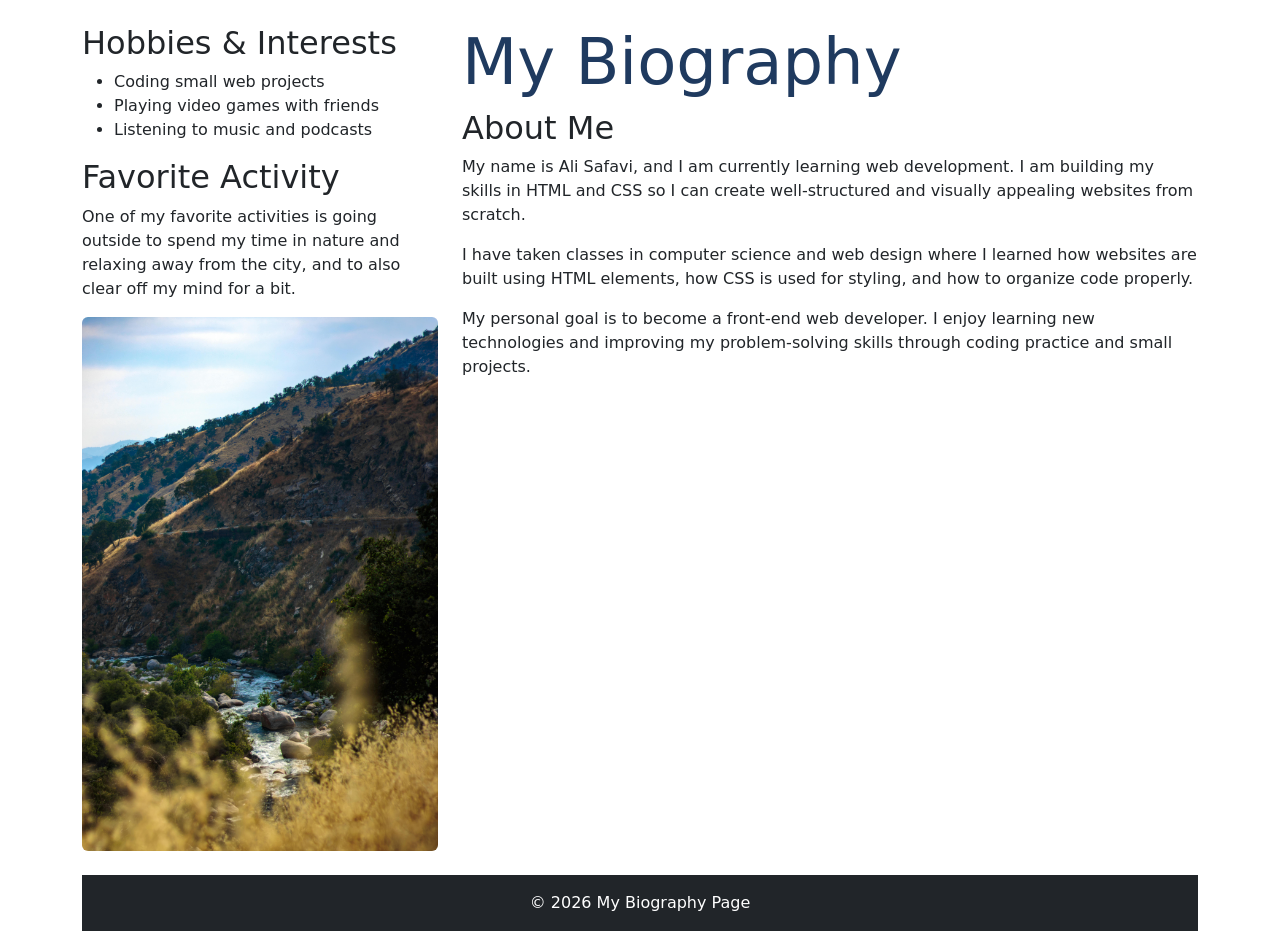
<file: 09_bootstrap/index.html>
<!doctype html>
<html lang="en">
<head>
  <meta charset="utf-8">
  <meta name="viewport" content="width=device-width, initial-scale=1">
  <title>My Biography Page</title>

  <!-- Bootstrap CSS -->
  <link href="https://cdn.jsdelivr.net/npm/bootstrap@5.3.3/dist/css/bootstrap.min.css" rel="stylesheet">

  <!-- Your Custom CSS -->
  <link href="styles.css" rel="stylesheet">
</head>

<body>

  <div class="container mt-4">

    <div class="row">

      <!-- LEFT SIDE -->
      <div class="col-md-4">

        <h2>Hobbies & Interests</h2>

        <ul>
          <li>Coding small web projects</li>
          <li>Playing video games with friends</li>
          <li>Listening to music and podcasts</li>
        </ul>

        <h2>Favorite Activity</h2>

        <p>
          One of my favorite activities is going outside to spend my time in nature and relaxing away from the city,
          and to also clear off my mind for a bit.
        </p>

        <img src="photos/nature.jpg" alt="Photograph of Southern California Mountains" class="img-fluid rounded">

      </div>

      <!-- RIGHT SIDE -->
      <div class="col-md-8">

        <h1>My Biography</h1>

        <h2>About Me</h2>

        <p>
          My name is Ali Safavi, and I am currently learning web development.
          I am building my skills in HTML and CSS so I can create well-structured and visually appealing websites from scratch.
        </p>

        <p>
          I have taken classes in computer science and web design where I learned how websites are built using HTML elements,
          how CSS is used for styling, and how to organize code properly.
        </p>

        <p>
          My personal goal is to become a front-end web developer.
          I enjoy learning new technologies and improving my problem-solving skills through coding practice and small projects.
        </p>

      </div>

    </div>

    <!-- FOOTER -->
    <div class="text-center mt-4 p-3 bg-dark text-white">
      © 2026 My Biography Page
    </div>

  </div>

  <!-- Bootstrap JS -->
  <script src="https://cdn.jsdelivr.net/npm/bootstrap@5.3.3/dist/js/bootstrap.bundle.min.js"></script>

</body>
</html>
</file>
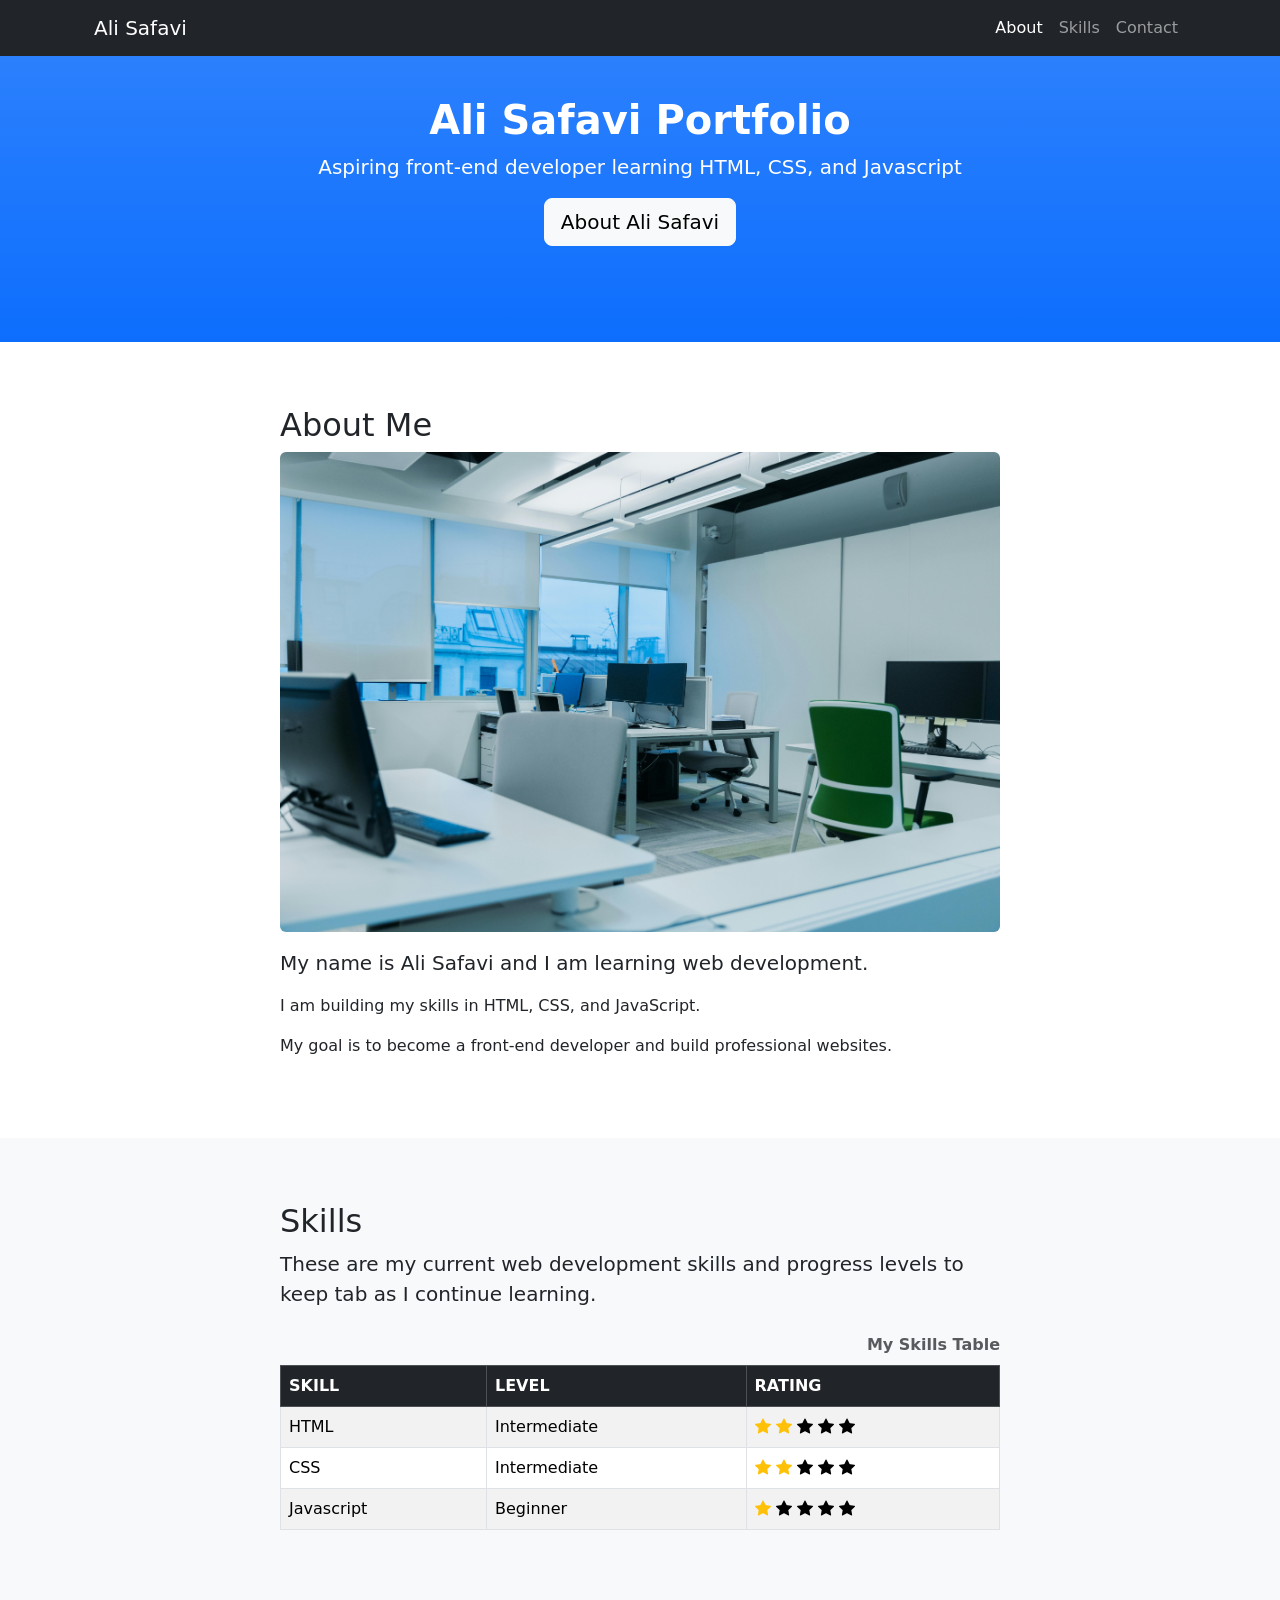
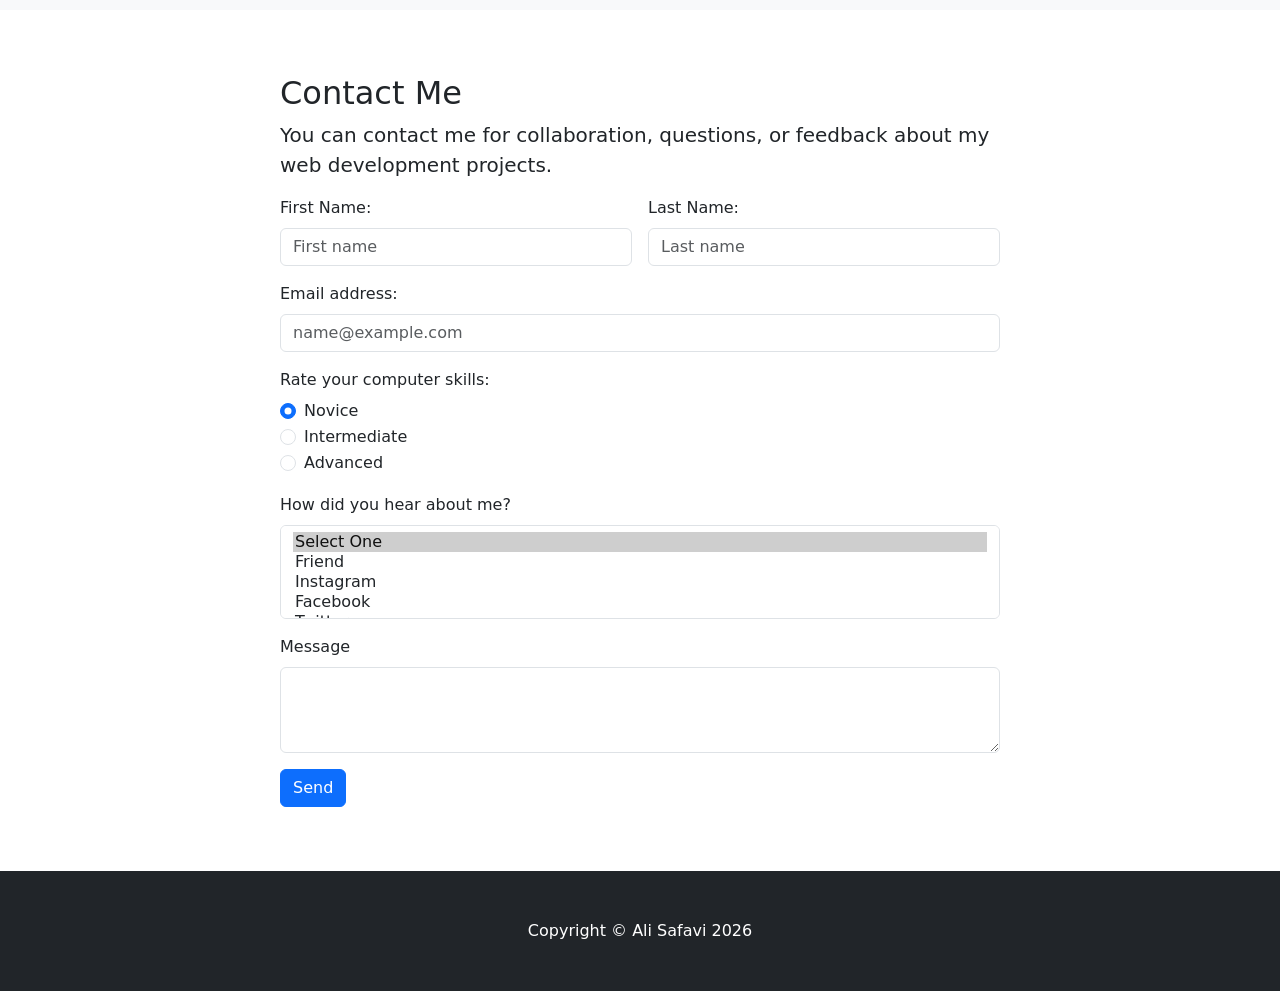
<file: bootstrap-part2/index.html>
<!DOCTYPE html>
<html lang="en">

<head>
    <meta charset="utf-8">
    <meta name="viewport" content="width=device-width, initial-scale=1, shrink-to-fit=no">
    <meta name="description" content="Ali Safavi portfolio page">
    <meta name="author" content="Ali Safavi">

    <title>Ali Safavi | Portfolio</title>

    <link rel="icon" type="image/x-icon" href="assets/favicon.ico">

    <link href="https://cdn.jsdelivr.net/npm/bootstrap@5.3.8/dist/css/bootstrap.min.css" rel="stylesheet">

    <link href="https://cdn.jsdelivr.net/npm/bootstrap-icons@1.11.3/font/bootstrap-icons.css" rel="stylesheet">

    <link href="css/custom.css" rel="stylesheet">
</head>

<body id="page-top">
    <!-- Navigation-->
    <nav class="navbar navbar-expand-lg navbar-dark bg-dark fixed-top" id="mainNav">
        <div class="container px-4">
            <a class="navbar-brand" href="#page-top">Ali Safavi</a>
            <button class="navbar-toggler" type="button" data-bs-toggle="collapse" data-bs-target="#navbarResponsive"
                aria-controls="navbarResponsive" aria-expanded="false" aria-label="Toggle navigation">
                <span class="navbar-toggler-icon"></span>
            </button>
            <div class="collapse navbar-collapse" id="navbarResponsive">
                <ul class="navbar-nav ms-auto">
                    <li class="nav-item">
                        <a class="nav-link" href="#about">About</a>
                    </li>
                    <li class="nav-item">
                        <a class="nav-link" href="#products">Skills</a>
                    </li>
                    <li class="nav-item">
                        <a class="nav-link" href="#contact">Contact</a>
                    </li>
                </ul>
            </div>
        </div>
    </nav>

    <!-- Header-->
    <header class="bg-primary bg-gradient text-white">
        <div class="container px-4 text-center">
            <h1 class="fw-bolder">Ali Safavi Portfolio</h1>
            <p class="lead">
                Aspiring front-end developer learning HTML, CSS, and Javascript
            </p>
            <a class="btn btn-lg btn-light" href="#about">About Ali Safavi</a>
        </div>
    </header>

    <!-- About section-->
    <section id="about">
        <div class="container px-4">
            <div class="row gx-4 justify-content-center">
                <div class="col-lg-8">
                    <h2>About Me</h2>
                    <img src="photos/about.jpg" class="fade-img img-fluid rounded mb-3" alt="Office desk workspace">
                    <p class="lead">
                        My name is Ali Safavi and I am learning web development.
                    </p>
                    <p>
                        I am building my skills in HTML, CSS, and JavaScript.
                    </p>
                    <p>
                        My goal is to become a front-end developer and build professional websites.
                    </p>
                </div>
            </div>
        </div>
    </section>

    <!-- Products section-->
    <section class="bg-light" id="products">
        <div class="container px-4">
            <div class="row gx-4 justify-content-center">
                <div class="col-lg-8">
                    <h2>Skills</h2>
                    <p class="lead">
                        These are my current web development skills and progress levels to keep tab as I continue learning.
                    </p>
                </div>
            </div>
        </div>
        <div class="container px-4">
            <div class="row gx-4 justify-content-center">
                <div class="col-lg-8">
                    <div class="table-responsive">
                        <table class="table table-striped table-bordered align-middle">
                            <caption class="text-end">My Skills Table</caption>
                            <thead class="table-dark text-uppercase">
                                <tr>
                                    <th scope="col">Skill</th>
                                    <th scope="col">Level</th>
                                    <th scope="col">Rating</th>
                                </tr>
                            </thead>
                            <tbody>
                                <tr>
                                    <td>HTML</td>
                                    <td>Intermediate</td>
                                    <td>
                                        <i class="bi bi-star-fill text-warning"></i>
                                        <i class="bi bi-star-fill text-warning"></i>
                                        <i class="bi bi-star-fill"></i>
                                        <i class="bi bi-star-fill"></i>
                                        <i class="bi bi-star-fill"></i>
                                    </td>
                                </tr>
                                <tr>
                                    <td>CSS</td>
                                    <td>Intermediate</td>
                                    <td>
                                        <i class="bi bi-star-fill text-warning"></i>
                                        <i class="bi bi-star-fill text-warning"></i>
                                        <i class="bi bi-star-fill"></i>
                                        <i class="bi bi-star-fill"></i>
                                        <i class="bi bi-star-fill"></i>
                                    </td>
                                </tr>
                                <tr>
                                    <td>Javascript</td>
                                    <td>Beginner</td>
                                    <td>
                                        <i class="bi bi-star-fill text-warning"></i>
                                        <i class="bi bi-star-fill"></i>
                                        <i class="bi bi-star-fill"></i>
                                        <i class="bi bi-star-fill"></i>
                                        <i class="bi bi-star-fill"></i>
                                    </td>
                                </tr>
                            </tbody>
                        </table>
                    </div>
                </div>
            </div>
        </div>
    </section>

    <!-- Contact section-->
    <section id="contact">
        <div class="container px-4">
            <div class="row gx-4 justify-content-center">
                <div class="col-lg-8">
                    <h2>Contact Me</h2>
                    <p class="lead">
                        You can contact me for collaboration, questions, or feedback about my web development projects.
                    </p>
                </div>
            </div>
        </div>
        <div class="container px-4">
            <div class="row gx-4 justify-content-center">
                <div class="col-lg-8">
                    <form name="subform" method="post" action="submit.html">
                        <div class="row g-3 mb-3">
                            <div class="col-sm-6">
                                <label for="fname" class="form-label">First Name:</label>
                                <input type="text" class="form-control" placeholder="First name" id="fname" required>
                            </div>
                            <div class="col-sm-6">
                                <label for="lname" class="form-label">Last Name:</label>
                                <input type="text" class="form-control" placeholder="Last name" id="lname" required>
                            </div>
                        </div>

                        <div class="mb-3">
                            <label for="email" class="form-label">Email address:</label>
                            <input type="email" class="form-control" placeholder="name@example.com" id="email" required>
                        </div>

                        <fieldset class="row mb-3">
                            <legend class="col-form-label col-sm-6 pt-0">
                                Rate your computer skills:
                            </legend>
                            <div class="col-sm-10">
                                <div class="form-check">
                                    <input class="form-check-input" type="radio" name="radios" id="radio1"
                                        value="novice" checked>
                                    <label class="form-check-label" for="radio1">
                                        Novice
                                    </label>
                                </div>
                                <div class="form-check">
                                    <input class="form-check-input" type="radio" name="radios" id="radio2"
                                        value="intermediate">
                                    <label class="form-check-label" for="radio2">
                                        Intermediate
                                    </label>
                                </div>
                                <div class="form-check">
                                    <input class="form-check-input" type="radio" name="radios" id="radio3"
                                        value="advanced">
                                    <label class="form-check-label" for="radio3">
                                        Advanced
                                    </label>
                                </div>
                            </div>
                        </fieldset>

                        <div class="mb-3">
                            <label for="refer" class="form-label">How did you hear about me?</label>
                            <select class="form-select" id="refer" multiple>
                                <option selected>Select One</option>
                                <option value="1">Friend</option>
                                <option value="2">Instagram</option>
                                <option value="3">Facebook</option>
                                <option value="4">Twitter</option>
                            </select>
                        </div>

                        <div class="mb-3">
                            <label for="comments" class="form-label">Message</label>
                            <textarea class="form-control" id="comments" rows="3" maxlength="100"></textarea>
                        </div>

                        <button type="submit" class="btn btn-primary">Send</button>
                    </form>
                </div>
            </div>
        </div>
    </section>

    <!-- Footer-->
    <footer class="py-5 bg-dark">
        <div class="container px-4">
            <p class="m-0 text-center text-white">
                Copyright &copy; Ali Safavi <span id="year"></span>
            </p>
        </div>
    </footer>

    <script src="https://cdn.jsdelivr.net/npm/bootstrap@5.3.8/dist/js/bootstrap.bundle.min.js"></script>
    <script src="js/scripts.js"></script>
</body>

</html>
</file>
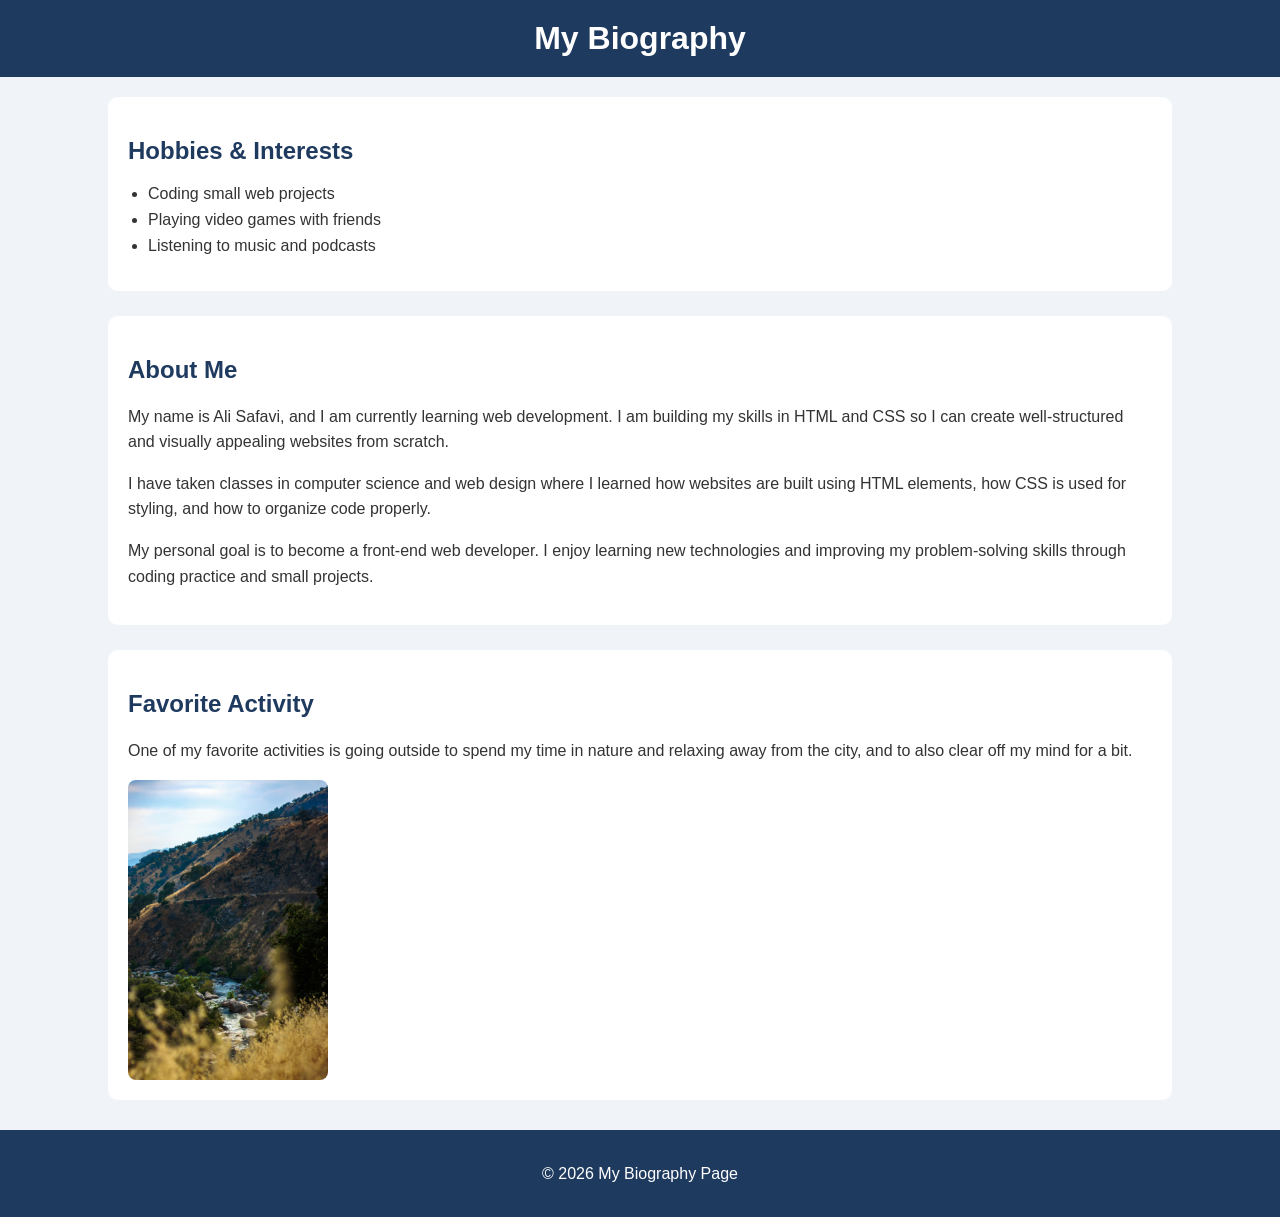
<file: lesson01/index.html>
<!DOCTYPE html> <html lang="en"> <head> <meta charset="UTF-8"> <meta name="viewport" content="width=device-width, initial-scale=1.0"> 
<title>My Biography Page</title> 
<link rel="stylesheet" href="styles.css">

</head> <body>
<h1>My Biography</h1>

<section>
    <h2>Hobbies & Interests</h2>

    <ul>
        <li>Coding small web projects</li>
        <li>Playing video games with friends</li>
        <li>Listening to music and podcasts</li>
    </ul>
</section>

<section>
    <h2>About Me</h2>

    <p>
        My name is Ali Safavi, and I am currently learning web development.
         I am building my skills in HTML and CSS so I can create well-structured and visually appealing websites from scratch.
    </p>

    <p>
        I have taken classes in computer science and web design where I learned how websites are built using HTML elements, 
        how CSS is used for styling, and how to organize code properly.
    </p>

    <p>
        My personal goal is to become a front-end web developer. 
        I enjoy learning new technologies and improving my problem-solving skills through coding practice and small projects.
    </p>
</section>

<section>
    <h2>Favorite Activity</h2>

    <p>
        One of my favorite activities is going outside to spend my time in nature and relaxing away from the city, 
        and to also clear off my mind for a bit.
    </p>

    <img src="photos/nature.jpg" alt="Photograph of Southern California Mountains" width="200">
</section>

<footer>
    <p>© 2026 My Biography Page</p>
</footer>
</body> 
</html>
</file>
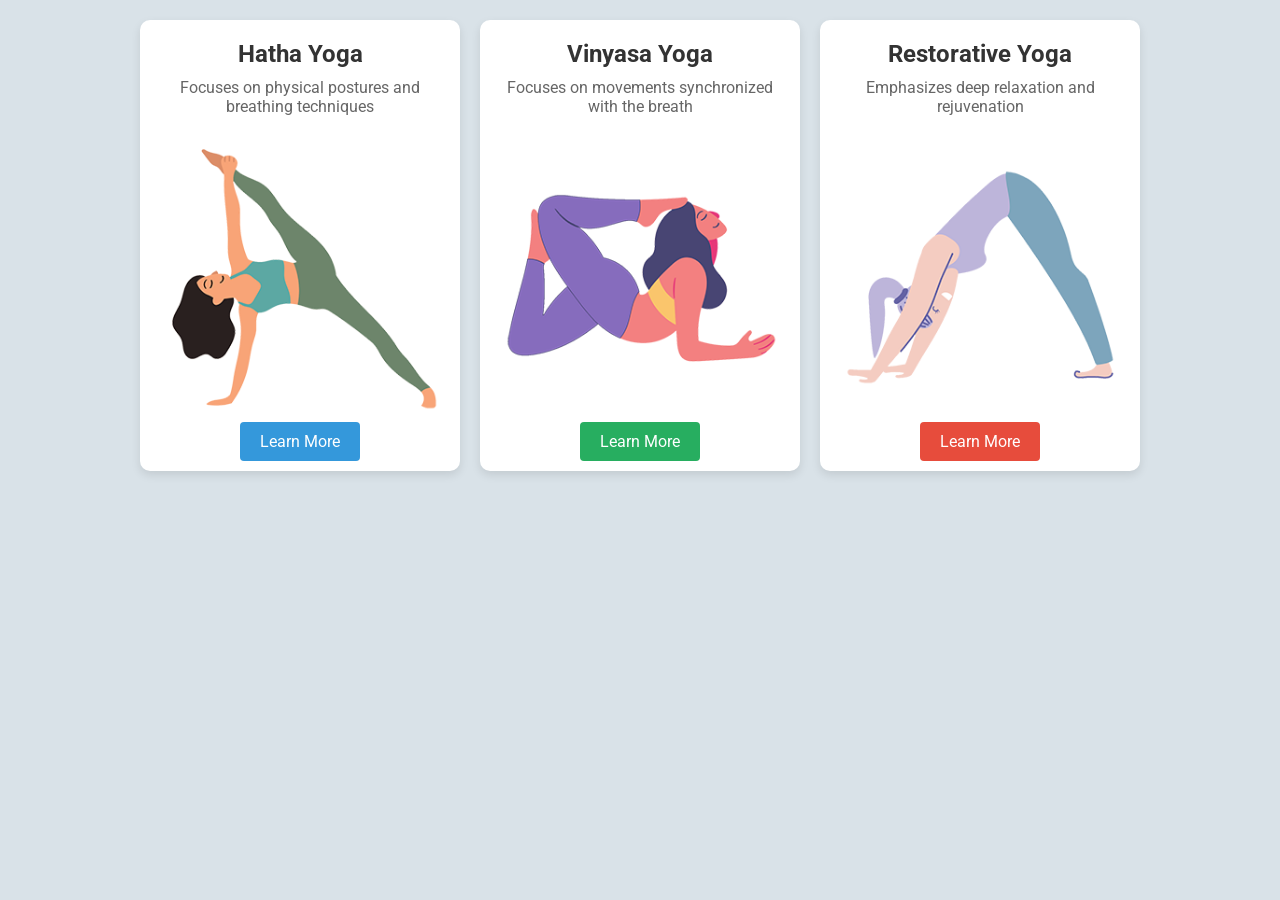
<file: lesson03-flexbox/index.html>
<!DOCTYPE html>
<html lang="en">
<head>
    <meta charset="UTF-8">
    <meta name="viewport" content="width=device-width, initial-scale=1.0">
    <title>Yoga</title>
    <link rel="preconnect" href="https://fonts.googleapis.com">
<link rel="preconnect" href="https://fonts.gstatic.com" crossorigin>
<link href="https://fonts.googleapis.com/css2?family=Roboto:wght@400;500;700;&display=swap" rel="stylesheet">
<link rel="stylesheet" href="styles.css">
</head>
<body>
<div class="container">
    <div class="card">
        <h2>Hatha Yoga</h2>
        <p>Focuses on physical postures and breathing techniques</p>
        <img src="./‫images/pose1.png" alt="Hatha Yoga">
        <a href="#" class="learn-more-btn">Learn More</a>
    </div>
    
    <div class="card">
        <h2>Vinyasa Yoga</h2>
        <p>Focuses on movements synchronized with the breath</p>
        <img src="./‫images/pose2.png" alt="Hatha Yoga">
        <a href="#" class="learn-more-btn">Learn More</a>
    </div>

    <div class="card">
        <h2>Restorative Yoga</h2>
        <p>Emphasizes deep relaxation and rejuvenation</p>
        <img src="./‫images/pose3.png" alt="Hatha Yoga">
        <a href="#" class="learn-more-btn">Learn More</a>
    </div>
</div>
</body>
</html>
</file>
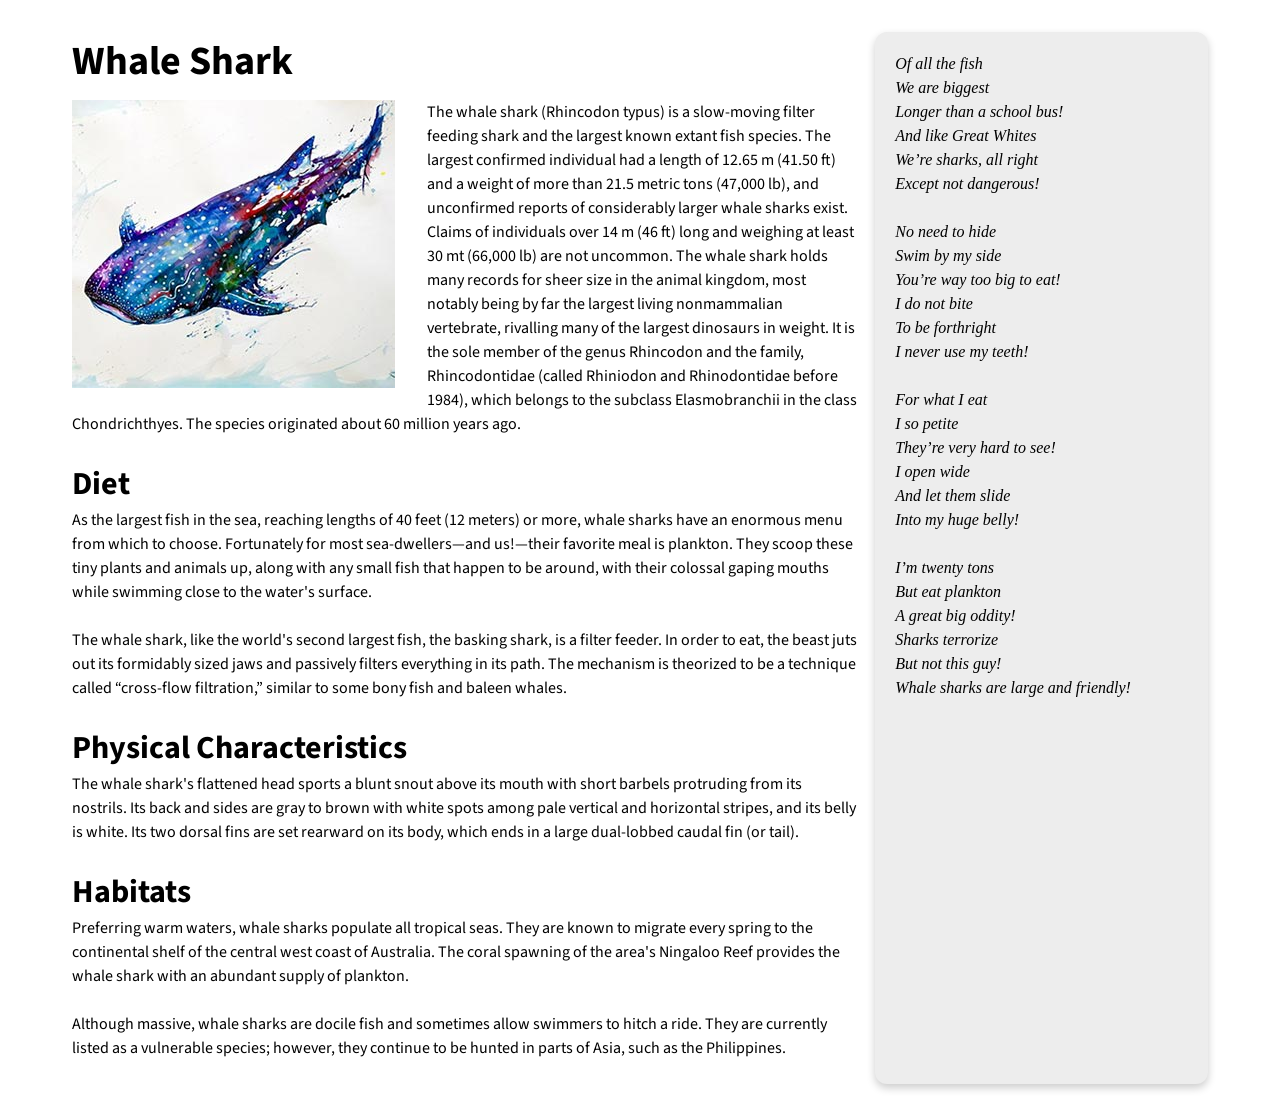
<file: lesson05/index.html>
<!DOCTYPE html>
<html lang="en">
<head>
	<meta charset="UTF-8">
	<meta name="viewport" content="width=device-width, initial-scale=1.0">
<!-- Link To Google Fonts -->
<link href="https://fonts.googleapis.com/css2?family=Source+Sans+Pro:wght@300;400;600;700;900&display=swap" rel="stylesheet">
<title>Flexible Media</title>
<link rel="stylesheet" href="styles.css">
</head>

<body>
<section>
<article>
  <!-- Main Heading (h1) -->
  <h1>Whale Shark</h1>
  <!-- Image of the Whale Shark -->
  <img src="images/whaleSharkArt.jpg" alt="Whale Shark">
  <p>The whale shark (Rhincodon typus) is a slow-moving filter feeding shark and the largest known extant fish species. The largest confirmed individual had a length of 12.65 m (41.50 ft) and a weight of more than 21.5 metric tons (47,000 lb), and unconfirmed reports of considerably larger whale sharks exist. Claims of individuals over 14 m (46 ft) long and weighing at least 30 mt (66,000 lb) are not uncommon. The whale shark holds many records for sheer size in the animal kingdom, most notably being by far the largest living nonmammalian vertebrate, rivalling many of the largest dinosaurs in weight. It is the sole member of the genus Rhincodon and the family, Rhincodontidae (called Rhiniodon and Rhinodontidae before 1984), which belongs to the subclass Elasmobranchii in the class Chondrichthyes. The species originated about 60 million years ago.</p>
  <h2>Diet</h2>
  <p>As the largest fish in the sea, reaching lengths of 40 feet (12 meters) or more, whale sharks have an enormous menu from which to choose. Fortunately for most sea-dwellers—and us!—their favorite meal is plankton. They scoop these tiny plants and animals up, along with any small fish that happen to be around, with their colossal gaping mouths while swimming close to the water's surface.</p>
  <p>The whale shark, like the world's second largest fish, the basking shark, is a filter feeder. In order to eat, the beast juts out its formidably sized jaws and passively filters everything in its path.  The mechanism is theorized to be a technique called “cross-flow filtration,” similar to some bony fish and baleen whales.</p>
  <h2>Physical Characteristics</h2>
  <p>The whale shark's flattened head sports a blunt snout above its mouth with short barbels protruding from its nostrils. Its back and sides are gray to brown with white spots among pale vertical and horizontal stripes, and its belly is white. Its two dorsal fins are set rearward on its body, which ends in a large dual-lobbed caudal fin (or tail).</p>
  <h2>Habitats</h2>
<p>Preferring warm waters, whale sharks
	populate all tropical seas. They are
	known to migrate every spring to the
	continental shelf of the central west
	coast of Australia. The coral spawning
	of the area's Ningaloo Reef provides the
	whale shark with an abundant supply of
	plankton.</p>
  <p>Although massive, whale sharks are docile fish and sometimes allow swimmers to hitch a ride. They are currently listed as a vulnerable species; however, they continue to be hunted in parts of Asia, such as the Philippines.</p>
</article>

<aside>
	<p>Of all the fish<br>
	  We are biggest<br>
	  Longer than a school bus!<br>
	  And like Great Whites<br>
	  We’re sharks, all right<br>
	  Except not dangerous!</p>
	<p>No need to hide<br>
	  Swim by my side<br>
	  You’re way too big to eat!<br>
	  I do not bite<br>
	  To be forthright<br>
	  I never use my teeth!</p>
	<p>For what I eat<br>
	  I so petite<br>
	  They’re very hard to see!<br>
	  I open wide<br>
	  And let them slide<br>
	  Into my huge belly!</p>
	<p>I’m twenty tons<br>
	  But eat plankton<br>
	  A great big oddity!<br>
	  Sharks terrorize<br>
	  But not this guy!<br>
	  Whale sharks are large and friendly!</p>
  </aside>

</section>
</body>
</html>
</file>
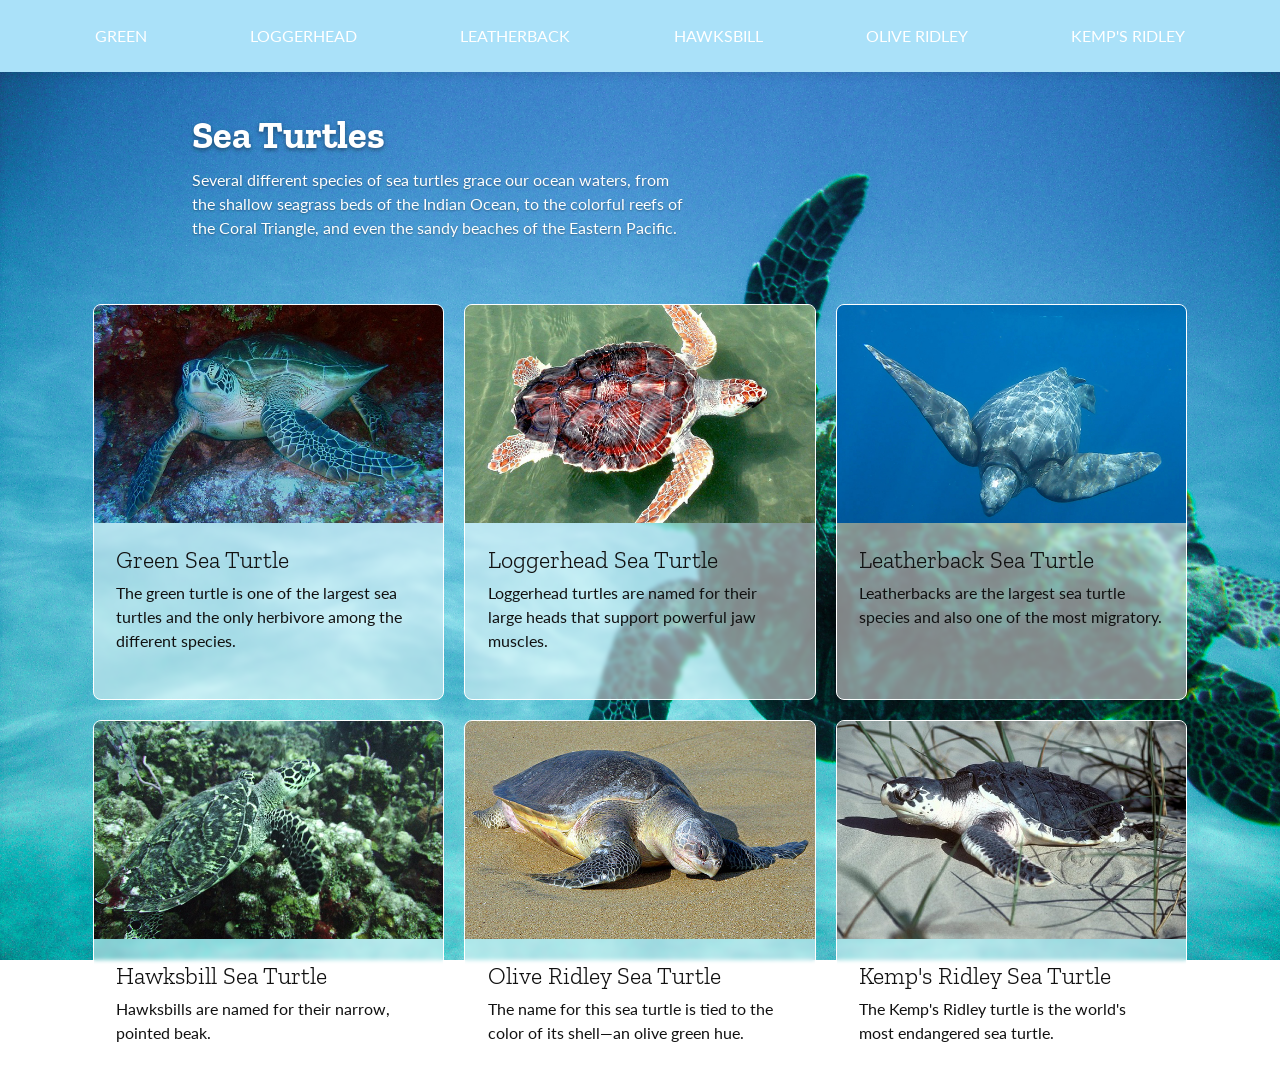
<file: lesson07/index.html>
<!DOCTYPE html>
<html lang="en">

<head>
  <meta charset="utf-8">
  <meta name="viewport" content="width=device-width, initial-scale=1">
  <meta name="description"
    content="Learn about several species of sea turtles through a responsive card-based web page.">

  <title>Sea Turtles</title>

  <link rel="stylesheet" href="styles.css">

  <link rel="preconnect" href="https://fonts.googleapis.com">
  <link rel="preconnect" href="https://fonts.gstatic.com" crossorigin>
  <link
    href="https://fonts.googleapis.com/css2?family=Lato:wght@400;700&family=Zilla+Slab:wght@300;400;600&display=swap"
    rel="stylesheet">
</head>

<body>
  <div class="container">
    <header>
      <h1>Sea Turtles</h1>
      <p>
        Several different species of sea turtles grace our ocean waters, from
        the shallow seagrass beds of the Indian Ocean, to the colorful reefs of
        the Coral Triangle, and even the sandy beaches of the Eastern Pacific.
      </p>
    </header>

    <nav class="navbar" aria-label="Primary"> <!-- Added: aria-label improves navigation accessibility -->
      <button class="hamburger" id="hamburger" type="button" aria-label="Toggle navigation" aria-expanded="false"
        aria-controls="primary-menu">
        <span class="bar" aria-hidden="true"></span> <!-- Added: decorative spans hidden from assistive tech -->
        <span class="bar" aria-hidden="true"></span>
        <span class="bar" aria-hidden="true"></span>
      </button>

      <ul id="primary-menu">
        <li><a href="#green">Green</a></li>
        <li><a href="#loggerhead">Loggerhead</a></li>
        <li><a href="#leatherback">Leatherback</a></li>
        <li><a href="#hawksbill">Hawksbill</a></li>
        <li><a href="#olive">Olive Ridley</a></li>
        <li><a href="#kemp">Kemp's Ridley</a></li>
      </ul>
    </nav>

    <main class="cards">
      <section id="green" class="card">
        <a href="#green">
          <!-- Added lazy to improve performance -->
          <img src="images/green-sea-turtle.jpg" alt="A green sea turtle" loading="lazy">
          <div class="card-content">
            <h2>Green Sea Turtle</h2>
            <p>
              The green turtle is one of the largest sea turtles and the only
              herbivore among the different species.
            </p>
          </div>
        </a>
      </section>

      <section id="loggerhead" class="card">
        <a href="#loggerhead">
          <!-- Added lazy to improve performance -->
          <img src="images/loggerhead.jpg" alt="A loggerhead sea turtle" loading="lazy">
          <div class="card-content">
            <h2>Loggerhead Sea Turtle</h2>
            <p>
              Loggerhead turtles are named for their large heads that support
              powerful jaw muscles.
            </p>
          </div>
        </a>
      </section>

      <section id="leatherback" class="card">
        <a href="#leatherback">
          <!-- Added lazy to improve performance -->
          <img src="images/leatherback.jpg" alt="A leatherback sea turtle" loading="lazy">
          <div class="card-content">
            <h2>Leatherback Sea Turtle</h2>
            <p>
              Leatherbacks are the largest sea turtle species and also one of the
              most migratory.
            </p>
          </div>
        </a>
      </section>

      <section id="hawksbill" class="card">
        <a href="#hawksbill">
          <!-- Added lazy to improve performance -->

          <img src="images/hawksbill.jpg" alt="A hawksbill sea turtle" loading="lazy">
          <div class="card-content">
            <h2>Hawksbill Sea Turtle</h2>
            <p>
              Hawksbills are named for their narrow, pointed beak.
            </p>
          </div>
        </a>
      </section>

      <section id="olive" class="card">
        <a href="#olive">
          <!-- Added lazy to improve performance -->
          <img src="images/olive-ridley-sea-turtle.jpg" alt="An olive ridley sea turtle" loading="lazy">
          <div class="card-content">
            <h2>Olive Ridley Sea Turtle</h2>
            <p>
              The name for this sea turtle is tied to the color of its shell—an
              olive green hue.
            </p>
          </div>
        </a>
      </section>

      <section id="kemp" class="card">
        <a href="#kemp">
          <!-- Added lazy to improve performance -->
          <img src="images/kemps-ridley.jpg" alt="A Kemp's ridley sea turtle" loading="lazy">
          <div class="card-content">
            <h2>Kemp's Ridley Sea Turtle</h2>
            <p>
              The Kemp's Ridley turtle is the world's most endangered sea turtle.
            </p>
          </div>
        </a>
      </section>
    </main>
  </div>

  <script>
    document.addEventListener('DOMContentLoaded', () => {
      const hamburger = document.querySelector('.hamburger');
      const navMenu = document.querySelector('.navbar ul');
      const navLinks = document.querySelectorAll('.navbar a');

      if (!hamburger || !navMenu) return;

      hamburger.addEventListener('click', () => {
        navMenu.classList.toggle('active');
      });

      navLinks.forEach(link => {
        link.addEventListener('click', () => {
          navMenu.classList.remove('active'); /* closes mobile menu after click */
        });
      });
    });
  </script>
</body>

</html>
</file>
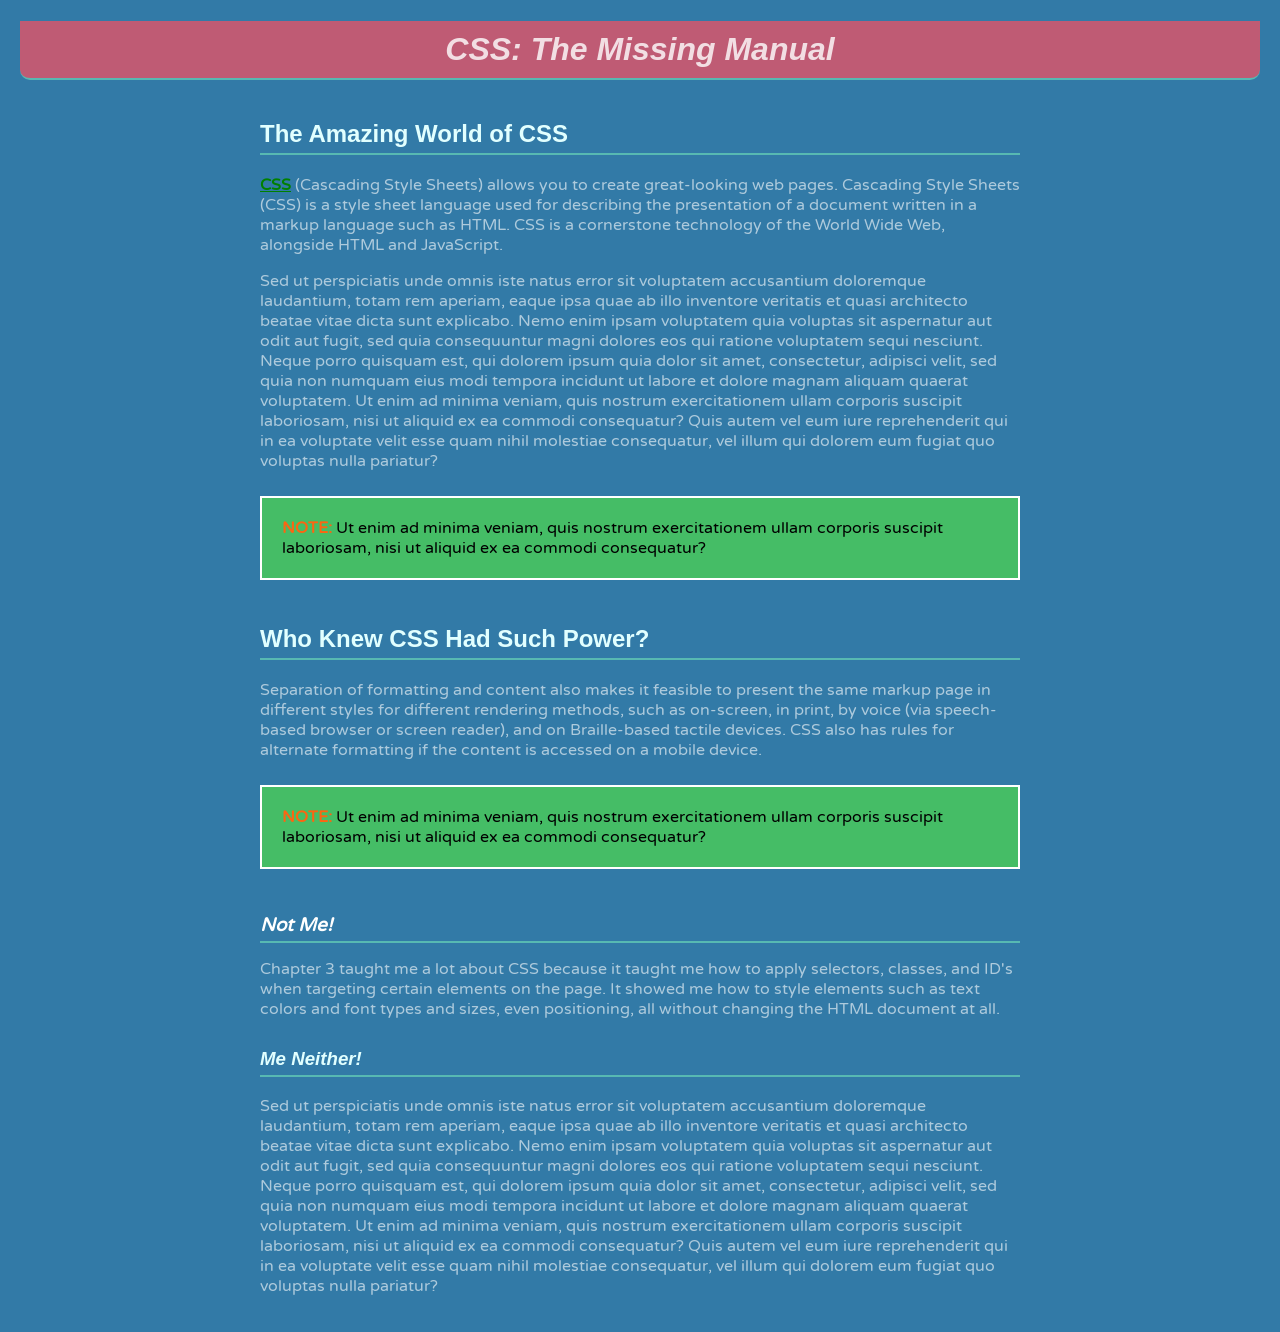
<file: selector_basics_start.html>
<!DOCTYPE html>
<html lang="en">
  <head>
    <meta charset="UTF-8" />
    <meta name="viewport" content="width=device-width, initial-scale=1.0" />
    <meta
      name="description"
      content="Practice file for learning CSS selectors and modern HTML structure."
    />
    <title>Selector Basics</title>
    <link
      rel="stylesheet"
      href="https://fonts.googleapis.com/css2?family=Varela+Round&display=swap"
    />
    <style>
      body {
        background-color: rgb(50,122,167);
        padding: 0 20px 20px 20px; /* p0-0-20-20 */
        margin: 0; /* m0 */
      }
      p {
        color: rgba(255,255,255,.6);
        font-size: 1em; /* fz1em */
        font-family: "Varela Round", Arial, Helvetica, sans-serif;
      }
      article a {
         color: green;
      }
      h3 {
      font-style: italic;
      }
      .notme-heading {
       color: rgba(255, 255, 255);
       font-family: "Varela Round", Arial, Helvetica, sans-serif;
       font-style: italic;
       margin-top: 15px;
       margin-bottom: 15px;
      }
      :is(h1,
          h2,
          h3) {
        color: rgb(225,255,255);
        font-family: Arial, "Palatino Linotype", Times, sans-serif;
        border-bottom: 2px solid rgb(87,185,178);
        padding-top: 10px;
        padding-bottom: 5px;
      } 
      h1 {
        font-size: 2em;
      }
      #logo {
        font-family: Baskerville, Palatino, sans-serif;
        font-size: 2em; /*fz2em */
        color: rgba(255, 255, 255,.8);
        font-style: italic;
        text-align: center;
        margin-bottom: 30px;
        background-color: rgb(191,91,116);
        border-radius: 0 0 10px 10px; /* bdrs0-0-10-10 */
        padding: 10px;
      }
      .note {
        color: #000;
        border: 2px solid #fff;
        background-color: rgb(69,189,102);
        margin-top: 25px;
        margin-bottom: 35px;
        padding: 20px;
      }
      .note strong {
        color: #fc6512;
      }
      article {
        max-width: 760px; /* maw760 */
        margin: 0 auto;
      }
      h1+p {
        color: rgb(255,255,255);
        font-size: 1.2em;
        line-height: 140%;
      }
    </style>
  </head>
  <body>
    <header>
      <h1 id="logo">CSS: The Missing Manual</h1>
    </header>

    <article>
      <h2>The Amazing World of CSS</h2>
      <p>
        <strong><a href="https://developer.mozilla.org/en-US/docs/Glossary/CSS">CSS</a></strong>
        (Cascading Style Sheets) allows you to create great-looking web pages. Cascading
        Style Sheets (CSS) is a style sheet language used for describing the
        presentation of a document written in a markup language such as HTML.
        CSS is a cornerstone technology of the World Wide Web, alongside HTML
        and JavaScript.
      </p>
      <p>
        Sed ut perspiciatis unde omnis iste natus error sit voluptatem
        accusantium doloremque laudantium, totam rem aperiam, eaque ipsa quae ab
        illo inventore veritatis et quasi architecto beatae vitae dicta sunt
        explicabo. Nemo enim ipsam voluptatem quia voluptas sit aspernatur aut
        odit aut fugit, sed quia consequuntur magni dolores eos qui ratione
        voluptatem sequi nesciunt. Neque porro quisquam est, qui dolorem ipsum
        quia dolor sit amet, consectetur, adipisci velit, sed quia non numquam
        eius modi tempora incidunt ut labore et dolore magnam aliquam quaerat
        voluptatem. Ut enim ad minima veniam, quis nostrum exercitationem ullam
        corporis suscipit laboriosam, nisi ut aliquid ex ea commodi consequatur?
        Quis autem vel eum iure reprehenderit qui in ea voluptate velit esse
        quam nihil molestiae consequatur, vel illum qui dolorem eum fugiat quo
        voluptas nulla pariatur?
      </p>
      <p class="note">
        <strong>NOTE:</strong> Ut enim ad minima veniam, quis nostrum
        exercitationem ullam corporis suscipit laboriosam, nisi ut aliquid ex ea
        commodi consequatur?
      </p>

      <h2>Who Knew CSS Had Such Power?</h2>
      <p>
        Separation of formatting and content also makes it feasible to present
        the same markup page in different styles for different rendering
        methods, such as on-screen, in print, by voice (via speech-based browser
        or screen reader), and on Braille-based tactile devices. CSS also has
        rules for alternate formatting if the content is accessed on a mobile
        device.
      </p>
      <p class="note">
        <strong>NOTE:</strong> Ut enim ad minima veniam, quis nostrum
        exercitationem ullam corporis suscipit laboriosam, nisi ut aliquid ex ea
        commodi consequatur?
      </p>

      <h3 class="notme-heading">Not Me!</h3>
      <p>
       Chapter 3 taught me a lot about CSS because it taught me how to apply selectors, classes, and ID's when targeting certain elements on the page.
       It showed me how to style elements such as text colors and font types and sizes, even positioning, all without changing the HTML document at all.
      </p>

      <h3>Me Neither!</h3>
      <p>
        Sed ut perspiciatis unde omnis iste natus error sit voluptatem
        accusantium doloremque laudantium, totam rem aperiam, eaque ipsa quae ab
        illo inventore veritatis et quasi architecto beatae vitae dicta sunt
        explicabo. Nemo enim ipsam voluptatem quia voluptas sit aspernatur aut
        odit aut fugit, sed quia consequuntur magni dolores eos qui ratione
        voluptatem sequi nesciunt. Neque porro quisquam est, qui dolorem ipsum
        quia dolor sit amet, consectetur, adipisci velit, sed quia non numquam
        eius modi tempora incidunt ut labore et dolore magnam aliquam quaerat
        voluptatem. Ut enim ad minima veniam, quis nostrum exercitationem ullam
        corporis suscipit laboriosam, nisi ut aliquid ex ea commodi consequatur?
        Quis autem vel eum iure reprehenderit qui in ea voluptate velit esse
        quam nihil molestiae consequatur, vel illum qui dolorem eum fugiat quo
        voluptas nulla pariatur?
      </p>
    </article>
  </body>
</html>
</file>
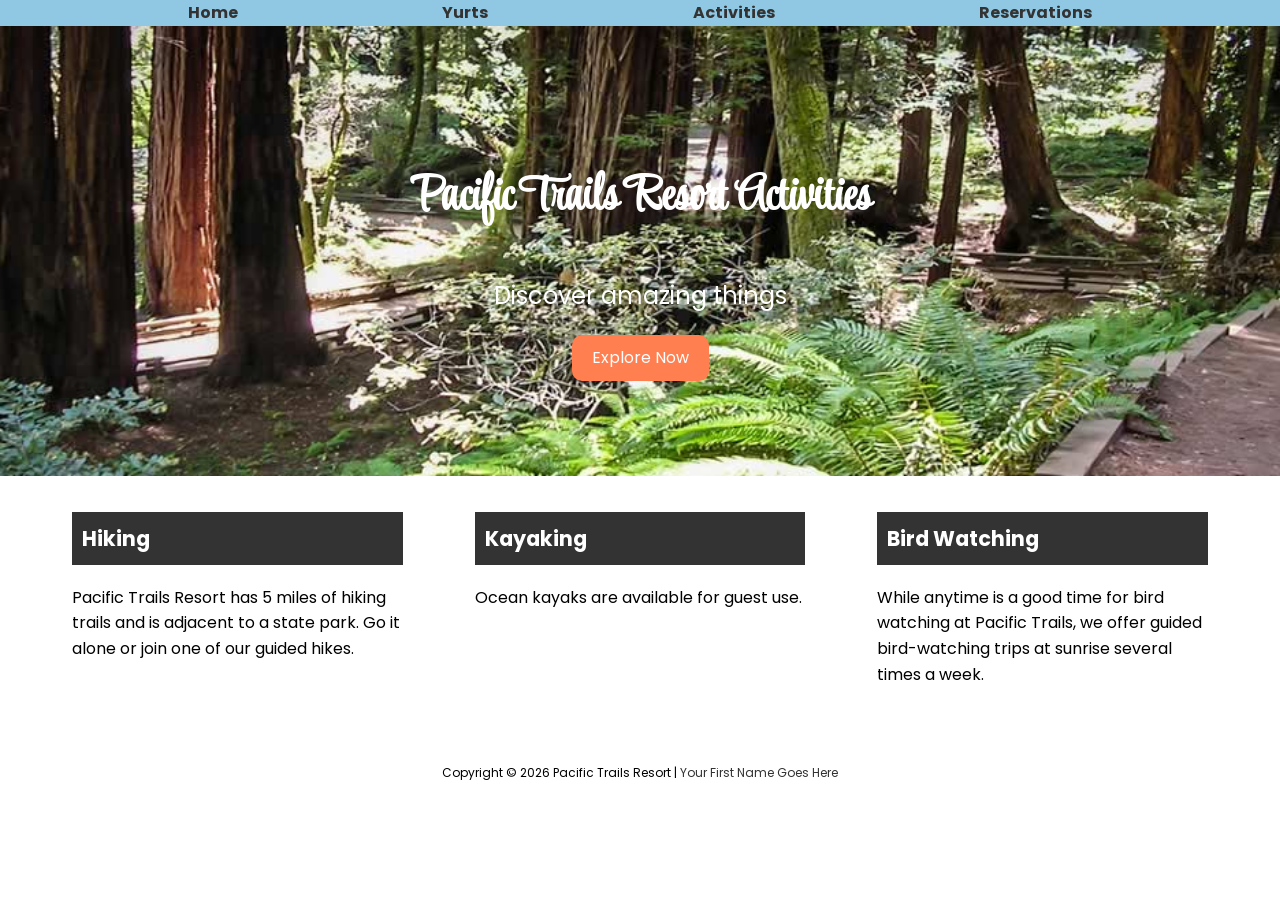
<file: lesson04/activities.html>
<!DOCTYPE html>
<html lang="en">
<head>
  <meta charset="UTF-8">
  <meta name="viewport" content="width=device-width, initial-scale=1.0">
  <meta name="description" content="Explore outdoor activities at Pacific Trails Resort, including hiking, kayaking, and bird watching on the California North Coast.">
  <title>Pacific Trails Resort :: Activities</title>

  <link rel="preconnect" href="https://fonts.googleapis.com">
  <link rel="preconnect" href="https://fonts.gstatic.com" crossorigin>
  <link href="https://fonts.googleapis.com/css2?family=Poppins:wght@400;500;600&family=Style+Script&display=swap" rel="stylesheet">
  <link rel="stylesheet" href="styles.css">
</head>

<body>
  <header>
    <nav>
      <ul class="main-menu">
        <li><a href="index.html">Home</a></li>
        <li><a href="yurts.html">Yurts</a></li>
        <li><a href="activities.html" aria-current="page">Activities</a></li>
        <li><a href="reservations.html">Reservations</a></li>
      </ul>
    </nav>
  </header>

  <section class="hero-image hero-activities" aria-label="Pacific Trails Resort activities">
    <div class="hero-text">
      <h1>Pacific Trails Resort Activities</h1>
      <p>Discover amazing things</p>
      <a href="reservations.html" class="hero-text-btn">Explore Now</a>
    </div>
  </section>

  <div class="container">
    <main class="cards-layout">
      <section class="card">
        <h2>Hiking</h2>
        <p>Pacific Trails Resort has 5 miles of hiking trails and is adjacent to a state park. Go it alone or join one of our guided hikes.</p>
      </section>

      <section class="card">
        <h2>Kayaking</h2>
        <p>Ocean kayaks are available for guest use.</p>
      </section>

      <section class="card">
        <h2>Bird Watching</h2>
        <p>While anytime is a good time for bird watching at Pacific Trails, we offer guided bird-watching trips at sunrise several times a week.</p>
      </section>
    </main>

    <footer>
      <p>
        Copyright &copy; 2026 Pacific Trails Resort |
        <a href="mailto:yourfirstname@pacifictrailsresort.com">Your First Name Goes Here</a>
      </p>
    </footer>
  </div>
</body>
</html>
</file>
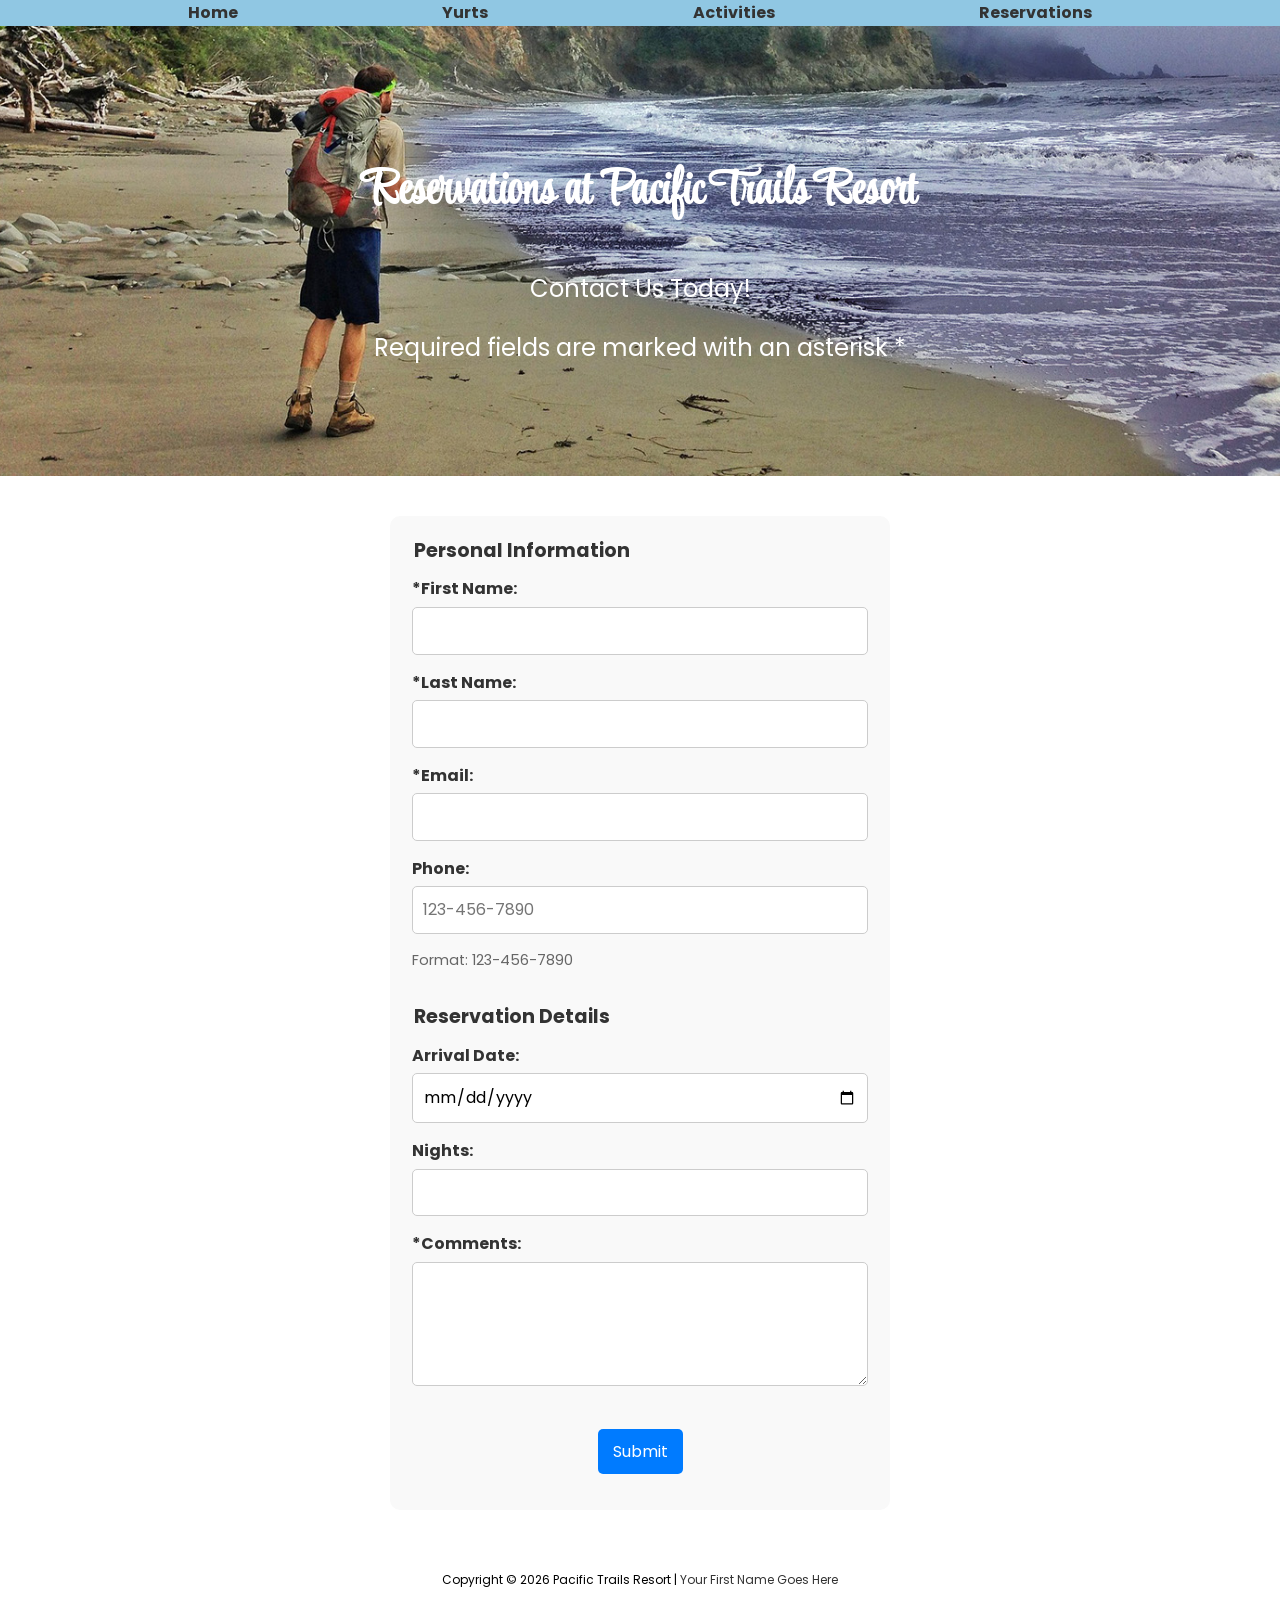
<file: lesson04/reservations.html>
<!DOCTYPE html>
<html lang="en">
<head>
  <meta charset="UTF-8">
  <meta name="viewport" content="width=device-width, initial-scale=1.0">
  <meta name="description" content="Make a reservation at Pacific Trails Resort. Submit your contact information, arrival date, number of nights, and comments through our online reservation form.">
  <title>Pacific Trails Resort :: Reservations</title>

  <link rel="preconnect" href="https://fonts.googleapis.com">
  <link rel="preconnect" href="https://fonts.gstatic.com" crossorigin>
  <link href="https://fonts.googleapis.com/css2?family=Poppins:wght@400;500;600&family=Style+Script&display=swap" rel="stylesheet">
  <link rel="stylesheet" href="styles.css">
</head>

<body>
  <header>
    <nav>
      <ul class="main-menu">
        <li><a href="index.html">Home</a></li>
        <li><a href="yurts.html">Yurts</a></li>
        <li><a href="activities.html">Activities</a></li>
        <li><a href="reservations.html" aria-current="page">Reservations</a></li>
      </ul>
    </nav>
  </header>

  <section class="hero-image hero-reservations" aria-label="Reservations at Pacific Trails Resort">
    <div class="hero-text">
      <h1>Reservations at Pacific Trails Resort</h1>
      <p>Contact Us Today!</p>
      <p>Required fields are marked with an asterisk *</p>
    </div>
  </section>

  <div class="container">
    <main>
      <form action="https://webdevbasics.net/scripts/pacific.php" method="post">
        <fieldset>
          <legend>Personal Information</legend>

          <label for="myFName">*First Name:</label>
          <input type="text" id="myFName" name="myFName" required autocomplete="given-name">

          <label for="myLName">*Last Name:</label>
          <input type="text" id="myLName" name="myLName" required autocomplete="family-name">

          <label for="myEmail">*Email:</label>
          <input type="email" id="myEmail" name="myEmail" required autocomplete="email">

          <label for="myPhone">Phone:</label>
          <input
            type="tel"
            id="myPhone"
            name="myPhone"
            maxlength="12"
            autocomplete="tel"
            pattern="[0-9]{3}-[0-9]{3}-[0-9]{4}"
            placeholder="123-456-7890"
            aria-describedby="phone-format">
          <small id="phone-format">Format: 123-456-7890</small>
        </fieldset>

        <fieldset>
          <legend>Reservation Details</legend>

          <label for="myArrival">Arrival Date:</label>
          <input type="date" id="myArrival" name="myArrival">

          <label for="myNights">Nights:</label>
          <input type="number" id="myNights" name="myNights" min="1" max="14">

          <label for="myComments">*Comments:</label>
          <textarea id="myComments" name="myComments" rows="4" required></textarea>
        </fieldset>

        <button type="submit">Submit</button>
      </form>
    </main>

    <footer>
      <p>
        Copyright &copy; 2026 Pacific Trails Resort |
        <a href="mailto:yourfirstname@pacifictrailsresort.com">Your First Name Goes Here</a>
      </p>
    </footer>
  </div>
</body>
</html>
</file>
<file: 09_bootstrap/styles.css>
/* Modern CSS Feature #1: CSS variables */
:root {
  --primary-color: #1f3a5f;
}

/* Modern CSS Feature #2: clamp() */
h1 {
  color: var(--primary-color);
  font-size: clamp(2rem, 5vw, 4rem);
}
</file>
<file: bootstrap-part2/css/custom.css>
/* ========================================
   Custom Styles (Student Editable)
   ======================================== */

/* General Page Styles */
body {
  scroll-behavior: smooth;
}

/* Header Section */
header {
  padding: 6rem 0;
}

/* Section Spacing */
section {
  padding: 4rem 0;
}

/* Table Caption Styling */
caption {
  caption-side: top;
  text-align: right;
  font-weight: bold;
}

/* Optional: Customize Header Colors */
header.bg-secondary {
  /* Students can change this color */
  background-color: #191D9A !important;
}

/* Optional: Star Rating Hover Effect */
.rating i {
  margin-right: 2px;
}

/* Section Spacing on Small Devices */
@media (max-width: 768px) {
  section {
    padding-top: 1rem;
    padding-bottom: 1rem;
  }
}
.fade-img {
  opacity: 1.0;
  transition: opacity 0.3s ease, transform 0.3s ease;
  transform-origin: center;
}

.fade-img:hover {
  opacity: 1;
  transform: scale(1.05);
}

/* Accessibility: reduce motion support */
@media (prefers-reduced-motion: reduce) {
  * {
    transition: none;
  }
}
</file>
<file: lesson01/styles.css>
body {
font-family: Arial, sans-serif;
background-color: #f0f4f8;
color: #333;
margin: 0;
padding: 0;
}

h1 {
text-align: center;
background-color: #1f3a5f;
color: white;
padding: 20px;
margin: 0;
}

h2 {
color: #1f3a5f;
}

section {
width: 80%;
margin: 20px auto;
background: white;
padding: 20px;
border-radius: 10px;
}

p {
line-height: 1.6;
}

ul {
padding-left: 20px;
}

li {
margin-bottom: 8px;
}

img {
display: block;
margin-top: 10px;
border-radius: 8px;
}

footer {
text-align: center;
background-color: #1f3a5f;
color: white;
padding: 15px;
margin-top: 30px;
}

section {
margin-bottom: 25px;
}
</file>
<file: lesson03-flexbox/styles.css>
/* Reset default margin, padding, and box-sizing for all elements */
* {
    margin: 0; /* Removes default margin from all elements */
    padding: 0; /* Removes default padding from all elements */
    box-sizing: border-box; /* Ensures padding and border are included in the element's total width and height */
}

/* Body styling */
body {
    font-family: 'Roboto', sans-serif; /* Sets the font family to Roboto for the entire page */
    background-color: #d9e2e8; /* Sets a light gray-blue background color for the page */
}

/* General styling for the container holding the cards */
.container {
    display: flex; /* turns the container into a flex layout */
    flex-wrap: wrap; /* Adds consistent spacing between cards (20px equivalent) */
    justify-content: center; /*Centers all cards horizontally */
    padding: 1.25rem; /*Adds space around the entire layout */
    gap: 1.25rem; /* Adds consistent spacing between cards */
}

/* Card styling: Styles each individual card */
.card {
    flex: 1 1 18.75rem; /* Allows cards to grow/shrink with a base width (~300px) */
    max-width: 20rem; /* Prevents cards from becoming too wide */
    background: #fff; /*Sets a white background for each card */
    border-radius: 0.625rem; /*Rounds the corners (10px equivalent) */
    box-shadow: 0 4px 10px rgba(0, 0, 0, 0.1); /* Adds a soft shadow for depth */
    padding: 1.25rem; /*Adds space inside the card */
    text-align: center; /* Centers text and images */
} 

/* Styling for the card title (h2) */
.card h2 {
    color: #333; /* Sets the text color to dark gray */
    font-size: 1.5rem; /* Sets the font size of the title */
    margin-bottom: 0.625rem; /* Adds space below the title */
}

/* Styling for the paragraph text inside the card */
.card p {
    color: #666; /* Sets the text color to medium gray */
    font-size: 1rem; /* Sets the font size of the paragraph text */
    margin-bottom: 1.25rem; /* Adds space below the paragraph text */
}

/* Styling for the image inside each card */
.card img {
    max-width: 100%; /* Keeps image within the card width */
    height: auto; /* Maintains correct proportions */
    margin-bottom: 1rem; /* Adds space below the image */
    display: block; /* Removes extra spacing under images */
}

/* Styling for the "Learn More" button */
.learn-more-btn {
    background-color: #3498db; /* Sets the button's background color to a blue */
    border: none; /* Removes any border from the button */
    border-radius: 0.25rem; /* Rounds the corners of the button */
    color: white; /* Sets the text color of the button to white */
    cursor: pointer; /* Changes the cursor to a pointer when hovering over the button */
    font-size: 1rem; /* Sets the font size of the button text */
    padding: 0.625rem 1.25rem; /* Adds padding inside the button (top/bottom: 10px, left/right: 20px) */
    text-decoration: none; /* Removes the underline from the link inside the button */
    transition: background-color 0.3s ease, transform 0.3s ease; /* Smooth transition for background color and size on hover */
}

/* Styling for the link inside the button */
.learn-more-btn a {
    display: block; /* Makes the link behave like a block element, taking up the full width of the button */
    text-decoration: none; /* Removes the default underline from the link */
    color: white; /* Ensures the link text is white (matching the button text color) */
}

/* Button color for the second card */
.card:nth-child(2) .learn-more-btn {
    background-color: #27ae60; /* Sets a green color for the "Learn More" button on the second card */
}

/* Button color for the third card */
.card:nth-child(3) .learn-more-btn {
    background-color: #e74c3c; /* Sets a red color for the "Learn More" button on the third card */
}

/* Hover effects for all buttons */
.learn-more-btn:hover {
    background-color: #2980b9; /* Darker blue color on hover for the first button */
    transform: scale(1.05); /*  Slightly enlarges the button when it is hovered, making it appear more interactive. */
}

/* Hover effect for the green button (second card) */
.card:nth-child(2) .learn-more-btn:hover {
    background-color: #2ecc71; /* Darker green color on hover */
}

/* Hover effect for the red button (third card) */
.card:nth-child(3) .learn-more-btn:hover {
    background-color: #c0392b; /* Darker red color on hover */
}

/* Responsive adjustments for smaller screen sizes */
@media (max-width: 768px) {
    .container {
        flex-direction: column; /* Stacks the cards vertically on small screens */
        align-items: center; /* Centers the cards horizontally */
    }

    .card {
        width: 100%; /* Makes each card take up the full width of the container on small screens */
    }
}
</file>
<file: lesson05/styles.css>
* {
    /* Reset margin and padding for all elements */
    margin: 0;
    padding: 0;
    /* Use border-box model for all elements so padding and border are included in the element's total width/height */
    box-sizing: border-box;
}

/* Basic styles for the root element and body */
html {
    /* Set base font size to 100%, which is 16px by default */
    font-size: 100%;
    /* Line height of 1.5 for readability */
    line-height: 1.5;
}

body {
    /* Apply the Google Font "Source Sans Pro" to the entire body */
    font-family: 'Source Sans Pro', sans-serif;
    line-height: 1.5;
}

/* Main container for the content section */
section {
    display: flex;
    flex-wrap: wrap;
    max-width: 1200px;
    margin: 0 auto;
    padding: 2rem;
}

/* Styles for the aside (sidebar) element */
aside {
    flex: 1 1 25%;
    background-color: #ededed;
    padding: 1.25rem;
    margin-left: 1rem;
    border-radius: 12px;
    box-shadow: 0 4px 8px rgba(0, 0, 0, 0.2);
}

aside p {
    font-style: italic;
    font-family: Georgia, 'Times New Roman', Times, serif;
}

/* Styles for the article element */
article {
    flex: 1 1 65%;
}

/* Ensure images are responsive */
img {
    max-width: 100%;
    height: auto;
    margin-right: 1rem;
    margin-bottom: 1rem;
    float: left;
    padding-right: 1rem;
}

/* Heading styles */
h1 {
   font-size: 2.5rem;
   margin-bottom: 0.5rem;
}

h2 {
    font-size: 2rem;
}

/* Paragraph styles */
p {
   margin-bottom: 1.5rem;
}

/* Media Queries */

/* Media query for screens smaller than or equal to 768px */
@media (max-width: 768px) {

    /* Stack the aside and article elements vertically on small screens */
    section {
        flex-direction: column;
    }

    /* Move aside to the bottom by changing its order */
    aside {
       flex: 1 1 100%;
       margin-left: 0;
       width: 80%;
       padding: 1.5rem;
    }

    /* Make the article take up the full width */
    article {
        flex: 1 1 100%;
    }
}

/* Media query for screens smaller than or equal to 480px (extra small screens) */
@media (max-width: 480px) {

    /* Decrease the font size of the main heading for smaller screens */
    h1 {
       font-size: 2rem;
    }

    /* Decrease the font size of subheadings for smaller screens */
    h2 {
       font-size: 1.75rem;
    }

    /* Decrease the font size of paragraphs for smaller screens */
    p {
      font-size: 0.9rem;
    }
}
</file>
<file: lesson07/styles.css>
/* =======================
   1. Global Styles
======================= */

/* Apply border-box sizing to all elements and pseudo-elements
   so padding and borders stay inside the set width/height */
*,
*::before,
*::after {
  box-sizing: border-box; /* Ensure padding and border are included in width/height */
}

/* Set base text size and line spacing for readability
   Also adds top scroll padding so anchor links do not hide behind the fixed nav */
html {
  font-size: 100%;  /* Base font size (usually 16px) */
  line-height: 1.5; /* Better text readability */
  -webkit-text-size-adjust: 100%;
  scroll-padding-top: 5rem;
}

/* Smooth scrolling for in-page navigation links */
html:focus-within {
  scroll-behavior: smooth;
}

/* Basic page styles */
body {
  margin: 0; /* Remove default browser margin */
  min-height: 100vh; /* Make sure body can fill the full viewport height */
  background-image: url("images/turtle.jpg"); /* Page background image */
  background-repeat: no-repeat; /* Prevent image repeating */
  background-position: center top; /* Keep image centered at the top */
  background-attachment: fixed; /* Keep background in place on larger screens */
  background-size: cover; /* Make image cover entire background area */
  font-family: "Lato", sans-serif; /* Main body font */
  color: #111; /* Default text color */
  padding-top: 4.5rem; /* Space for the fixed navigation bar */
}

/* =======================
   2. Headings and Paragraphs
======================= */

/* Shared heading styles */
h1,
h2,
h3 {
  font-family: "Zilla Slab", serif; /* Decorative heading font */
  line-height: 1.2; /* Tighter line spacing for headings */
  text-wrap: balance; /* Helps headings break more evenly */
  margin-top: 0; /* Remove default top margin */
}

/* Main page heading */
h1 {
  color: #fff; /* White text for contrast on dark background */
  text-shadow: 0 2px 4px rgb(0 0 0 / 40%); /* Shadow improves readability */
}

/* Card headings */
h2 {
  font-size: 1.5rem; /* Larger size for section headings */
  font-weight: 300; /* Light font weight */
  margin-bottom: 0.375rem; /* Small space below heading */
}

/* Paragraph spacing */
p {
  margin-top: 0;
  margin-bottom: 1.5rem;
}

/* =======================
   3. Reusable Utilities
======================= */

/* General content container for centered layouts */
.container {
  width: min(90%, 75rem); /* Responsive width with a max size */
  margin-inline: auto; /* Center container horizontally */
}

/* Visually hide content but keep it readable by screen readers */
.sr-only {
  position: absolute;
  width: 1px;
  height: 1px;
  padding: 0;
  margin: -1px;
  overflow: hidden;
  clip: rect(0, 0, 0, 0);
  border: 0;
}

/* =======================
   4. Links and Images
======================= */

/* Link styles */
a {
  color: inherit; /* Links use the surrounding text color */
  text-decoration: none; /* Remove underline */
  transition: 0.2s ease; /* Smooth hover/focus transitions */
}

/* Keyboard focus styles for accessibility */
a:focus-visible,
button:focus-visible {
  outline: 3px solid #0b4f6c;
  outline-offset: 4px;
}

/* Responsive image styles */
img {
  display: block; /* Remove extra inline spacing */
  max-width: 100%; /* Prevent images from overflowing containers */
  height: auto; /* Keep image proportions correct */
  object-fit: cover; /* Fill image area neatly if constrained */
}

/* =======================
   5. Header Section
======================= */

/* Intro text area at the top of the page */
header {
  margin-inline-start: 5.5rem; /* Push header inward from the left on larger screens */
  padding: 2.5rem; /* Space inside header */
  width: min(50%, 42rem); /* Limit line length for readability */
}

/* Main heading inside the header */
header h1 {
  font-size: clamp(2rem, 4vw, 2.4rem); /* Responsive heading size */
  margin-bottom: 0.625rem;
}

/* Intro paragraph inside the header */
header p {
  max-width: 65ch; /* Comfortable reading width */
  color: #fff; /* White text for contrast */
  text-shadow: 0 1px 2px rgb(0 0 0 / 35%); /* Improve readability over image */
}

/* =======================
   6. Navigation Bar
======================= */

/* Main navbar container */
.navbar {
  display: flex; /* Uses flexing to place the hamburger button and nav list in one row */
  align-items: center; /* Vertically centers all items inside the navbar */
  gap: 1rem; /* Adds sapce between the hamburger button and the nav menu */
  position: fixed; /* Keeps the navbar fixed at the top when scrolling */
  top: 0; /* Positions navbar at the very top of the page */
  left: 0; /* Aligns navbar to the left edge */
  width: 100%; /* Makes navbar span the full width of the screen */
  z-index: 1000; /* Ensures navbar stays above other page content */
  background-color: #aae1f9; /*Sets a light blue bakground for visibility */
  padding: 1rem; /* Adds space inside the navbar */
  box-shadow: 0 2px 10px rgb(0 0 0 / 10%); /*Adds a subtle shadow to seperate the navbar */
}

/* Navigation list on larger screens */
.navbar ul {
  display: flex; /* Arranges navigation links in a horizontal row. It controls the layout */
  flex: 1; /* Allows the nav list to expand and fill available space (stretch across the screen) */
  justify-content: space-evenly; /* Evenly distributes links across the navbar */
  align-items: center; /* Vertically centers the links */
  list-style: none; /* Removes default bullet points from the list */
  margin: 0; /* Removes default margin from the list */
  padding: 0; /* Removes default padding from the list */
  gap: 0.5rem; /* Adds small spacing between each navigation item */
  text-transform: uppercase; /* Converts all link text to uppercase */
}

/* Remove default list item spacing */
.navbar li {
  margin: 0; /* Removes browser default margin so spacing is controlled with flexbox */
}

/* Nav link color */
.navbar a {
  color: #fff; /* Makes all navigation links white for contrast against the navbar background */
}

/* Make nav links easier to click */
.navbar li a {
  display: block; /* Makes the entire area clickable, not just the text */
  padding: 0.5rem 1rem; /*Adds space inside the link for easier clicking/tapping */
  border-radius: 0.375rem; /* Slightly rounds the corners for a softer look */
  transition: background-color 0.2s ease-in-out; /* Smooth transition when hovering */
}

/* Hover and focus state for nav links */
.navbar li a:hover,
.navbar li a:focus-visible {
  background-color: #79a3e3; /* Changes background color when hovered or focused */
}

/* =======================
   7. Hamburger Button
======================= */

/* Hide hamburger on large screens */
.hamburger {
  display: none; /* Hidden by default (will appear on small screens) */
  flex-direction: column; /* Stack bars vertically */
  justify-content: space-around; /* Even spacing between bars */
  align-items: center; /* Centers bars horizontally */
  width: 2.5rem; /* Overall width of the button */
  height: 2.5rem; /* Overall height of the button */
  padding: 0.25rem; /* Adds space inside the button for easier clicking */
  background: transparent; /* Removes default button background */
  border: 0; /* Removes default button border */
  cursor: pointer; /* Shows pointer cursor on hover */
}
/* Individual hamburger bars */
.bar {
  width: 1.5625rem; /* Length of each bar */
  height: 0.25rem; /* Thickness of each bar */
  background-color: #fff; /* White color for visibility */
  border-radius: 999px; /* Fully rounded ends for a modern look */
}
/* =======================
   8. Main Content Area
======================= */

/* Main content wrapper */
main {
  width: min(95%, 75rem); /*Page content width */
  margin-inline: auto; /* Center main content */
}

/* =======================
   9. Card Grid Layout
======================= */

/* Grid container for the cards */
.cards {
  display: grid; /* Turns the container into a CSS Grid Layout */
  grid-template-columns: repeat(3, 1fr); /* Creates 3 equal width columns on large screens */
  gap: 1.25rem; /* Adds space between each card */
}

/* Individual card styles */
.card {
  border: 1px solid #fff; /* Adds a white border around each card */
  background-color: rgb(255 255 255 / 50%); /* semi-transparent white background */
  overflow: hidden; /* Prevents content (images) from spilling outside the card */
  border-radius: 0.5rem; /* Rounds the corners of the card */
  backdrop-filter: blur(2px); /* Adds a subtle glass-like blur effect behind the card */
}

/* Make the whole card clickable */
.card a {
  display: block; /* Expands the link to fill the whole card */
  height: 100%; /* Ensures the link covers the full height of the card */
}

/* Card interaction effect */
.card:hover,
.card:focus-within {
  box-shadow: 0.25rem 0.25rem 0.5rem rgb(0 0 0 / 80%); /* Adds shadow for depth */
  transform: translateY(-2px); /* Moves the card slightly upward */
  transition: transform 0.2s ease, box-shadow 0.2s ease; /* Smooth animation */
}

/* Card image sizing */
.card img {
  aspect-ratio: 16 / 10; /* 16 over 10 means the image is always 16 units wide for every 10 units */
  object-fit: cover; /* Crops images to fill the space without distortion */
}

/* Space inside each card’s text area */
.card-content {
  padding: 1.4rem; /* Adds space inside the card for text */
}

/* =======================
Accessibility
======================= */

/* Accessibility: reduces motion for users who prefer minimal animation */
@media (prefers-reduced-motion: reduce) {
    *  {
      scroll-behavior: auto; /* Disables smooth scrolling */
    }
}
/* =======================
   10. Medium Screens
======================= */

/* Tablet and medium screen layout */
@media (max-width: 64rem) { /* Applies styles when the screen is 64rem (about 1024px) or small */
  .cards {
    grid-template-columns: repeat(2, 1fr); /* Changes layout to 2 equal columns instead of 1 */
  }

}

/* =======================
   11. Small Screens
======================= */

/* Mobile layout adjustments */
@media (max-width: 48rem) {
  body {
    font-size: 0.95rem; /* Slightly smaller text on smaller screens */
    padding-top: 5rem; /* Extra room for fixed nav */
    background-attachment: scroll; /* Better mobile performance */
  }

  /* Make header full width on small screens */
  header {
    margin: 0; /* Remove desktop spacing so header aligns properly */
    padding: 1.5rem; /* Reduces padding for smaller screens */
    width: 100%; /* Allows header to span full width */
    position: relative; /* Keeps header in normal flow */
    z-index: 1; /* Ensures it stays above content if needed */
  }

  /* Smaller mobile heading */
  header h1 {
    font-size: 2rem; /* Reduces heading size for smaller screens */
  }

  /* Slightly smaller card headings */
  h2 {
    font-size: 1.25rem; /* Keeps headings readable without taking too much space */
  }


  /* Allow navbar items to wrap onto another row */
  .navbar {
    flex-wrap: wrap; /* Allows hamburger and menu to stack */
    align-items: center; /* Keeps items aligned */
    padding: 0.75rem 1rem; /* Slightly reduces navbar padding */
  }

  /* Mobile nav menu is hidden by default */
  .navbar ul {
    display: none; /* Hides menu until hamburger is clicked */
    flex-direction: column; /* Stacks links vertically */
    justify-content: flex-start; /* Prevents links from stretching too far apart */
    align-items: stretch; /* Makes links fill the full width */
    width: 100%; /* Menu spans full width of screen */
    margin: 0;
    padding: 0.5rem 0; /* Adds spacing inside menu */
    background-color: #aae1f9; /* Matches navbar background */
    position: static; /* Keeps menu in normal flow and prevents overlap */
    gap: 0; /* Removes extra spacing between links */
    box-shadow: none; /* Removes dropdown shadow */
  }

  /* Show menu when JavaScript adds .active */
  .navbar ul.active {
    display: flex; /* Displays menu when toggled */
  }

  /* Make each mobile nav item fill the row */
  .navbar li {
    width: 100%; /* Each list item takes full width */
  }

  /* Make mobile links easy to tap */
  .navbar li a {
    display: block; /* Makes entire row clickable */
    width: 100%; /* Ensures full-width tap area */
    padding: 0.875rem 1rem; /* Increases padding for touch usability */
  }

  /* Show hamburger button on mobile */
  .hamburger {
    display: flex; /* Makes hamburger icon visible */
  }

  /* Stack cards into one column on small screens */
  .cards {
    grid-template-columns: 1fr; /*Changes layout to a single column */
    gap: 1rem; /* Reduces spacing between cards */
  }

  /* Reduce padding inside cards on small screens */
  .card-content {
    padding: 1rem; /* Keeps content readable without wasting space */
  }
}
</file>
<file: lesson04/styles.css>
/* Global box-sizing reset */
*,
*::before,
*::after {
  box-sizing: border-box; /* Includes padding and border in an element's total width and height */
}

/* Remove the browser's default page margin */
body {
  margin: 0; /* Removes the default outer spacing around the page */
  font-family: "Poppins", sans-serif; /* Sets the main font for the page */
  line-height: 1.6; /* Improves readability by adding comfortable line spacing */
}

/* Navigation bar */
nav {
  background-color: #90c7e3; /* Sets a light blue background for the navigation area */
  font-weight: 700; /* Makes the navigation text bold */
}

/* Unordered lists */
ul {
  list-style: none; /* Removes default bullet points */
  margin: 0; /* Removes default list margin */
  padding: 0; /* Removes default list padding */
}

/* Links */
a {
  color: #333; /* Sets the default link color to dark gray */
  text-decoration: none; /* Removes the default underline */
}

/* Link hover state */
a:hover {
  color: #fff; /* Changes the link color to white on hover */
}

/* Level-two headings */
h2 {
  margin-block-end: 1.25rem; /* Adds space below the heading */
}

/* Paragraphs */
p {
  margin-block: 1.25rem; /* Adds vertical spacing above and below paragraphs */
}

/* Footer */
footer {
  font-size: 0.75rem; /* Makes the footer text smaller */
  text-align: center; /* Centers the footer text */
}

/* Main page container */
.container {
  width: 100%; /* Allows the container to fill the available width */
  max-width: 75rem;
  margin-inline: auto;
  padding-inline: 1rem;
}

.hero-image {
  display: flex;
  justify-content: center;
  align-items: center;
  height: 50vh;
  background-size: cover;
  background-position: center;
  color: #fff;
  text-align: center;
}

.hero-home {
  background-image: url("images/coast.jpg");
}

.hero-activities {
  background-image: url("images/trail.jpg");
}

.hero-yurt {
  background-image: url("images/yurt.jpg");
}

.hero-reservations {
  background-image: url("images/reservations.jpg");
}

.hero-text h1 {
  font-family: "Style Script", cursive;
  font-size: 3rem;
  text-shadow: 0.3125rem 0.3125rem 0.625rem rgb(0,0,0 / 1);
}

.hero-text p {
  font-size: 1.5rem;
}

.hero-text-btn {
  display: inline-block;
  background-color: coral;
  color:#fff;
  padding: 0.625rem 1.25rem;
  border-radius: 0.625rem;
  box-shadow: 0 0.25rem 0.625rem rgb(0,0,0 / 0.2);
  transition: background-color 0.3s ease, box-shadow 0.3s ease;
}

.hero-text-btn:hover {
  background-color: #90c7e3;
  box-shadow: 0 0.5rem 1.25rem rgb(0,0,0 / 0.3);
}

.main-menu {
  display: flex;
  justify-content: space-evenly;
  gap: 1rem;
  flex-wrap: wrap;
}

.main-menu-a {
  display: inline-block;
  padding: 0.75rem 0.5rem;
  font-size: 1.25rem;
}

main {
  padding-block: 1.25rem;
}

.cards-layout {
  display: flex;
  flex-wrap: wrap;
  justify-content: center;
  gap: 2.5rem;
  padding-block: 1.25rem;
}


.card {
  flex: 1 1 18.75rem;
  padding: 1rem;
  background-color: #fff;
  border-radius: 0.5rem;
}

.card h2 {
  margin-top: 0;
  padding: 0.625rem;
  background-color: #333;
  color: #fff;
  font-size: 1.3rem;
}

.resort {
  color: #5c7fa3;
  font-weight: 700;
}


.contact {
  margin-top: 2.5rem;
  border: 1px solid #000;
  padding: 0.625rem;
  display: inline-block;
  font-style: normal;
}

.contact p {
  margin: 0;
  line-height: 1.3;
}

form {
  max-width: 31.25rem;
  margin: 1.25rem auto;
  padding: 1.25rem;
  background-color: #f9f9f9;
  border-radius: 0.625rem;
  box-shadow: 0 0.25rem 0.0625rem rgb(0,0,0 / 0.1);
}


fieldset {
  border: 0;
  margin-bottom: 1.25rem;
  padding: 0;
}

legend {
  margin-bottom: 0.625rem;
  font-size: 1.2rem;
  font-weight: 700;
  color: #333
}

label {
  display: block;
  font-weight: 700;
  margin-bottom: 0.3125rem;
  color: #333
}

input,
textarea {
  width: 100%;
  padding: 0.625rem;
  margin-bottom: 0.9375rem;
  border: 1px solid #ccc;
  border-radius: 0.3125rem;
  font: inherit;
}

textarea {
  min-height: 5rem;
  resize: vertical;
}

input:focus,
textarea:focus {
  border-color: #007bff;
  outline: none;
  box-shadow: 0 0 0.3125rem rgb(0 123 255 / 0.5);
}

small {
  display: block;
  margin-bottom: 0.625rem;
  font-size: 0.9rem;
  color: #666
}

button {
  display: block;
  margin: 1rem auto;
  background-color: #007bff;
  color: #fff;
  border:none;
  padding: 0.625rem 0.9375rem;
  border-radius: 0.3125rem;
  font: inherit;
  cursor: pointer;
  transition: background-color 0.3s ease-in-out;
}

button:hover {
  background-color: #0056b3;
}

@media (prefers-reduced-motion: reduce) {
  *{
    scroll-behavior: auto;
  }

  .hero-text-btn,
  button {
    transition: none;
  }
}


@media (max-width: 37.5rem) {
  .main-menu {
    flex-direction: column;
    justify-content: center;
    align-items: stretch;
    gap: 0;
  }

.main-menu li {
  width: 100%;
  text-align: center;
  border-bottom: 1px solid #333;
}

.main-menu li:last-child {
  border-bottom: none;
}

.main-menu-a {
  display: block;
  padding: 0.5rem;
}

.hero-text {
  display: none;
}

form {
  width: 90%;
  padding: 0.9375rem;
 }
}


@media (max-width: 48rem) {
  .hero-text-h1 {
    font-size: 2.5rem;
    font-weight: 400;
  }

  .hero-text p {
    font-size: 1.2rem;
  }

  .hero-text-btn {
    font-size: 1rem;
    padding: 0.5rem 1rem;
  }
}


/* Responsive Design */
</file>
